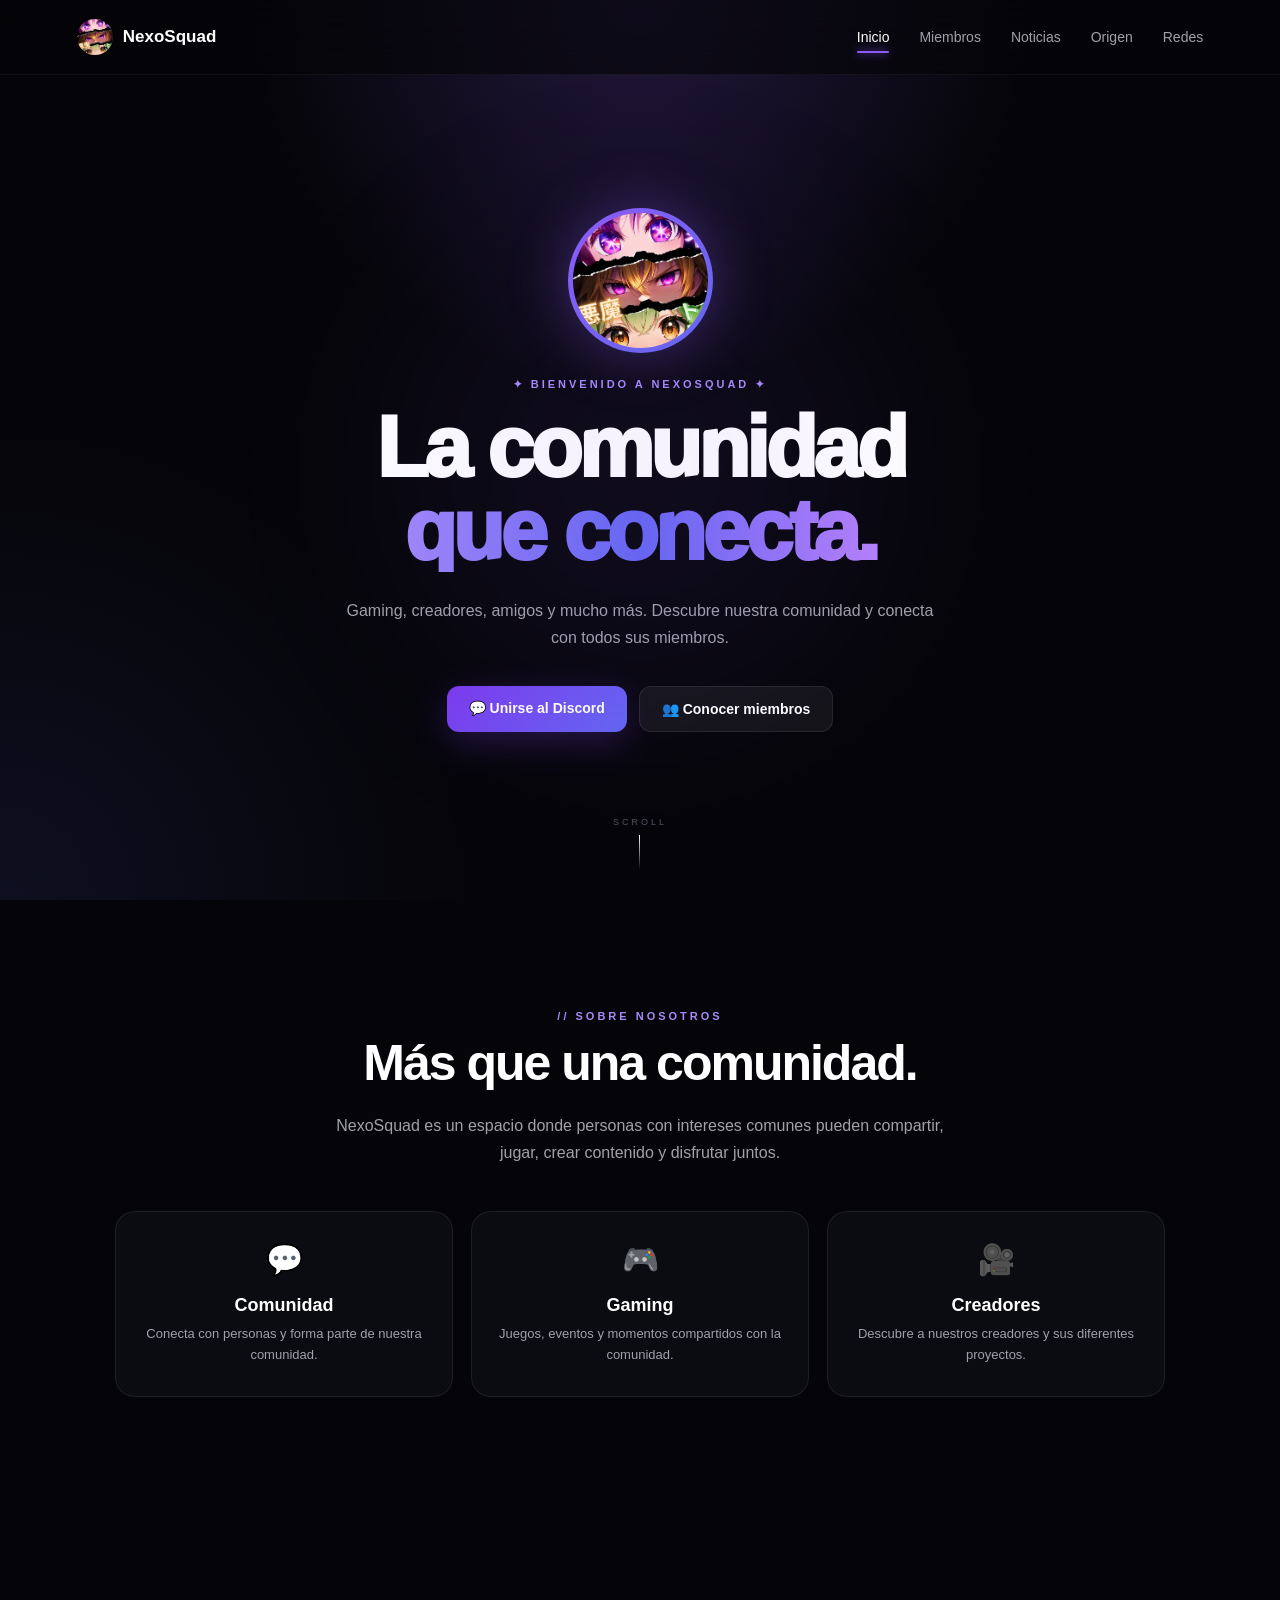
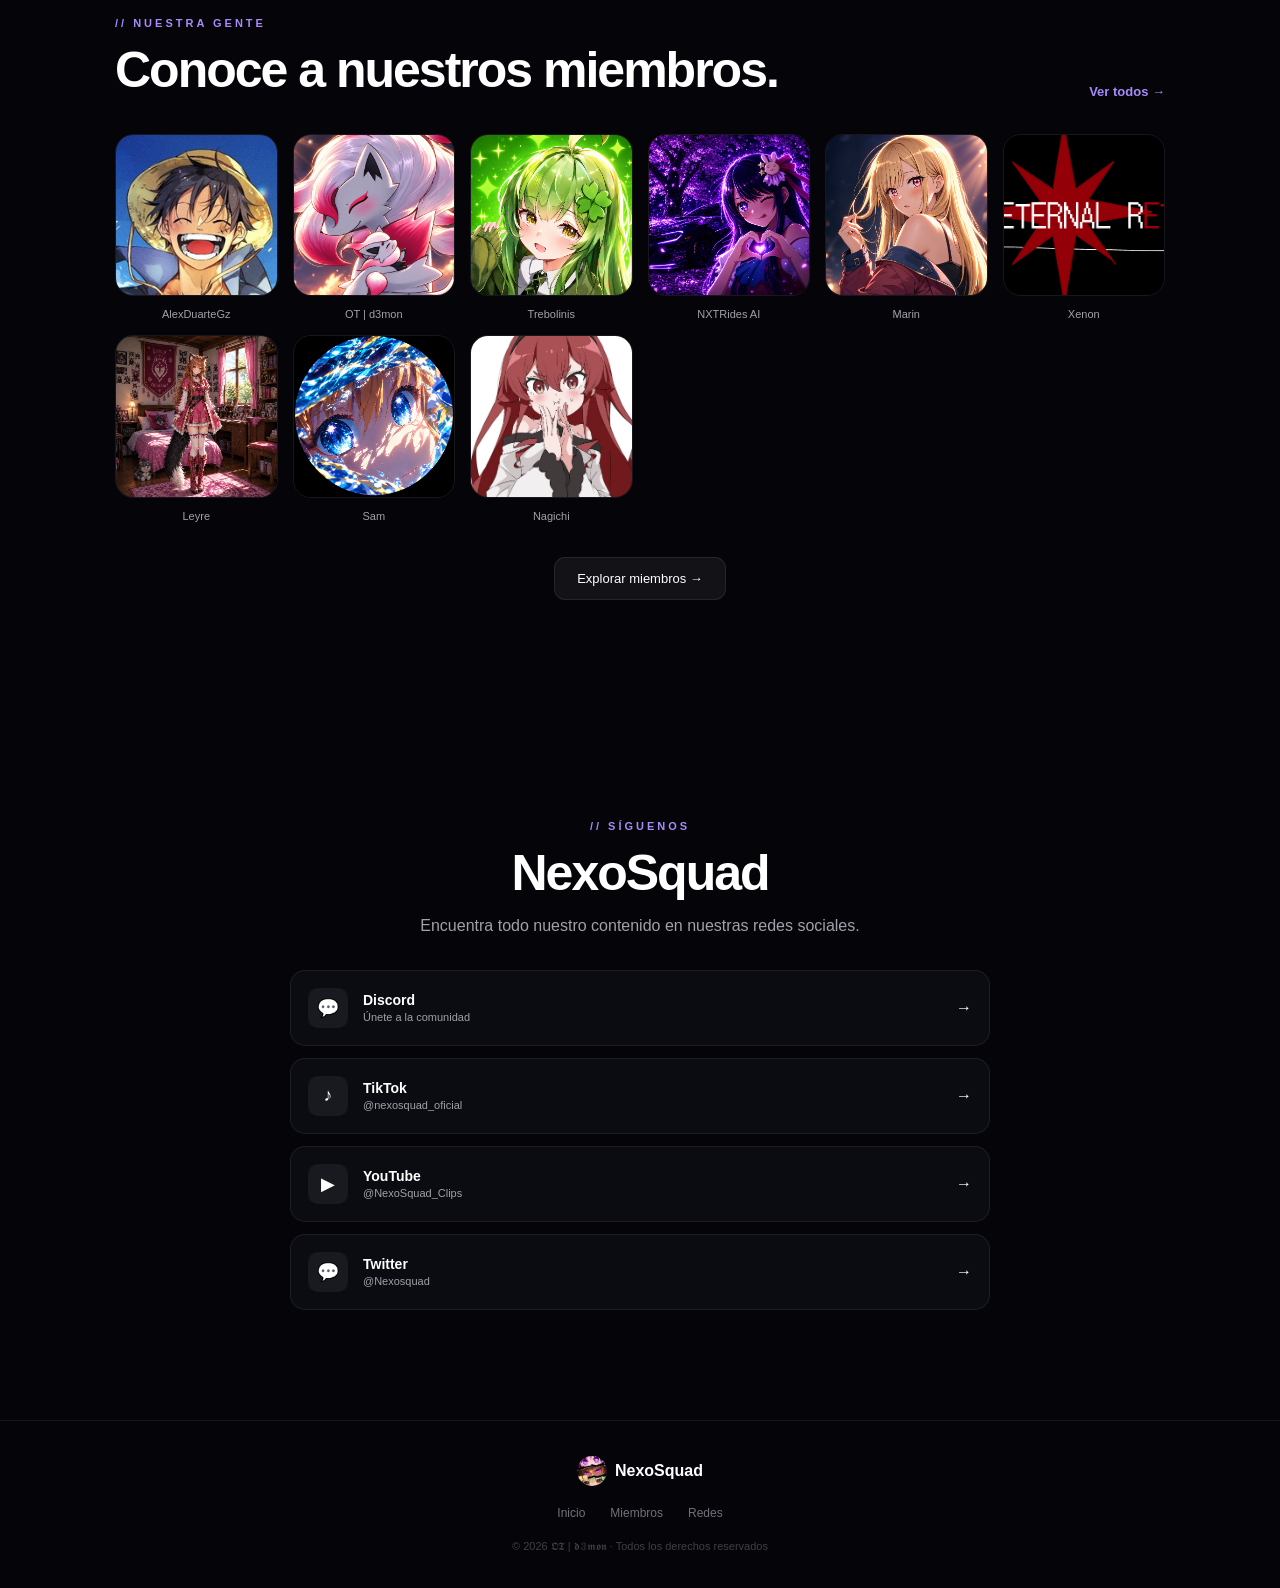
<file: index.html>
<!DOCTYPE html>
<html lang="es">

<head>

    <meta charset="UTF-8">

    <meta name="viewport"
          content="width=device-width, initial-scale=1.0">

    <title>NexoSquad | Comunidad</title>

    <meta name="description"
          content="Bienvenido a NexoSquad, nuestra comunidad gaming y social.">

    <link rel="icon"
          type="image/png"
          href="assets/favicon.png">

    <meta name="theme-color"
          content="#050509">

    <link rel="stylesheet"
          href="home.css">

</head>


<body>

    <!-- ========================= -->
    <!-- FONDO -->
    <!-- ========================= -->

    <div class="background"></div>

    <div class="grid"></div>


    <!-- ========================= -->
    <!-- NAV-->
    <!-- ========================= -->

    <nav class="navbar">

        <a href="index.html"
           class="nav-logo">

            <img src="assets/logo.png"
                 alt="NexoSquad">

            <span>NexoSquad</span>

        </a>


        <div class="nav-links">

            <a href="index.html"
               class="active">
                Inicio
            </a>

            <a href="members.html">
                Miembros
            </a>
            
            <a href="news.html">
                Noticias
            </a>
            
            <a href="origin.html">
                Origen
            </a>

            <a href="#socials">
                Redes
            </a>

        </div>

    </nav>



    <!-- ========================= -->
    <!-- HERO -->
    <!-- ========================= -->

    <main>

        <section class="hero">

            <div class="hero-glow"></div>


            <div class="hero-logo">

                <img src="assets/logo.png"
                     alt="NexoSquad">

            </div>


            <p class="tag">
                ✦ BIENVENIDO A NEXOSQUAD ✦
            </p>


            <h1>
                La comunidad
                <span>que conecta.</span>
            </h1>


            <p class="hero-description">

                Gaming, creadores, amigos y mucho más.
                Descubre nuestra comunidad y conecta
                con todos sus miembros.

            </p>


            <div class="hero-buttons">

                <a href="https://discord.gg/uZgqGde9xX"
                   target="_blank"
                   rel="noopener noreferrer"
                   class="btn primary">

                    💬
                    Unirse al Discord

                </a>


                <a href="members.html"
                   class="btn secondary">

                    👥
                    Conocer miembros

                </a>

            </div>


            <div class="scroll">

                <span>SCROLL</span>

                <div class="scroll-line"></div>

            </div>

        </section>



        <!-- ========================= -->
        <!-- SOBRE NEXOSQUAD -->
        <!-- ========================= -->

        <section class="about">

            <p class="section-tag">
                // SOBRE NOSOTROS
            </p>

            <h2>
                Más que una comunidad.
            </h2>

            <p class="section-description">

                NexoSquad es un espacio donde personas
                con intereses comunes pueden compartir,
                jugar, crear contenido y disfrutar juntos.

            </p>


            <div class="features">


                <article class="feature">

                    <div class="feature-icon">
                        💬
                    </div>

                    <h3>
                        Comunidad
                    </h3>

                    <p>
                        Conecta con personas y forma parte
                        de nuestra comunidad.
                    </p>

                </article>



                <article class="feature">

                    <div class="feature-icon">
                        🎮
                    </div>

                    <h3>
                        Gaming
                    </h3>

                    <p>
                        Juegos, eventos y momentos
                        compartidos con la comunidad.
                    </p>

                </article>



                <article class="feature">

                    <div class="feature-icon">
                        🎥
                    </div>

                    <h3>
                        Creadores
                    </h3>

                    <p>
                        Descubre a nuestros creadores
                        y sus diferentes proyectos.
                    </p>

                </article>

            </div>

        </section>



        <!-- ========================= -->
        <!-- MIEMBROS -->
        <!-- ========================= -->

        <section class="members-preview">

            <div class="section-header">

                <div>

                    <p class="section-tag">
                        // NUESTRA GENTE
                    </p>

                    <h2>
                        Conoce a nuestros miembros.
                    </h2>

                </div>


                <a href="members.html"
                   class="view-all">

                    Ver todos →
                    
                </a>

            </div>


            <div class="member-avatars">


                <div class="mini-member">

                    <img src="assets/members/alexduartegz.png"
                         alt="AlexDuarteGz">

                    <span>
                        AlexDuarteGz
                    </span>

                </div>
                
                <div class="mini-member">

                    <img src="assets/members/d3mon.png"
                         alt="OT | d3mon">

                    <span>
                        OT | d3mon
                    </span>

                </div>
                
                <div class="mini-member">

                    <img src="assets/members/trebolinis.png"
                         alt="Trebolinis">

                    <span>
                        Trebolinis
                    </span>

                </div>

                
                <div class="mini-member">

                    <img src="assets/members/nxtridesai.png"
                         alt="NXTRides AI">

                    <span>
                        NXTRides AI
                    </span>

                </div>

                <div class="mini-member">

                    <img src="assets/members/marin.png"
                         alt="Marin">

                    <span>
                        Marin
                    </span>

                </div>     

                <div class="mini-member">

                    <img src="assets/members/xenon.png"
                         alt="Xenon">

                    <span>
                        Xenon
                    </span>

                </div>


                <div class="mini-member">

                    <img src="assets/members/leyre.png"
                         alt="Leyre">

                    <span>
                        Leyre
                    </span>

                </div>

                <div class="mini-member">

                    <img src="assets/members/sam.png"
                         alt="Sam">

                    <span>
                        Sam
                    </span>

                </div>

                <div class="mini-member">

                    <img src="assets/members/nagichirap.png"
                         alt="Nagichi">

                    <span>
                        Nagichi
                    </span>

                </div>

            </div>


            <a href="members.html"
               class="members-button">

                Explorar miembros

                <span>→</span>

            </a>

        </section>



        <!-- ========================= -->
        <!-- REDES -->
        <!-- ========================= -->

        <section class="social-section"
                 id="socials">

            <p class="section-tag">
                // SÍGUENOS
            </p>

            <h2>
                NexoSquad
            </h2>

            <p>
                Encuentra todo nuestro contenido
                en nuestras redes sociales.
            </p>


            <div class="social-buttons">


                <a href="https://discord.gg/uZgqGde9xX"
                   target="_blank"
                   rel="noopener noreferrer">

                    <span>💬</span>

                    <div>
                        <strong>Discord</strong>
                        <small>Únete a la comunidad</small>
                    </div>

                    →
                    
                </a>



                <a href="https://www.tiktok.com/@nexosquad_oficial"
                   target="_blank"
                   rel="noopener noreferrer">

                    <span>♪</span>

                    <div>
                        <strong>TikTok</strong>
                        <small>@nexosquad_oficial</small>
                    </div>

                    →

                </a>



                <a href="https://www.youtube.com/@NexoSquad_Clips"
                   target="_blank"
                   rel="noopener noreferrer">

                    <span>▶</span>

                    <div>
                        <strong>YouTube</strong>
                        <small>@NexoSquad_Clips</small>
                    </div>

                    →

                </a>

                <a href="https://x.com/nexosquad_26"
                   target="_blank"
                   rel="noopener noreferrer">

                    <span>💬</span>

                    <div>
                        <strong>Twitter</strong>
                        <small>@Nexosquad</small>
                    </div>

                    →

                </a>

            </div>

        </section>

    </main>



    <!-- ========================= -->
    <!-- FOOTER -->
    <!-- ========================= -->

    <footer>

        <div class="footer-logo">

            <img src="assets/logo.png"
                 alt="NexoSquad">

            <strong>NexoSquad</strong>

        </div>


        <div class="footer-links">

            <a href="index.html">
                Inicio
            </a>

            <a href="members.html">
                Miembros
            </a>

            <a href="#socials">
                Redes
            </a>

        </div>


        <p>
            © 2026 𝕺𝕿 | 𝖉𝟛𝖒𝖔𝖓 · Todos los derechos reservados
        </p>

    </footer>


</body>
</html>
</file>
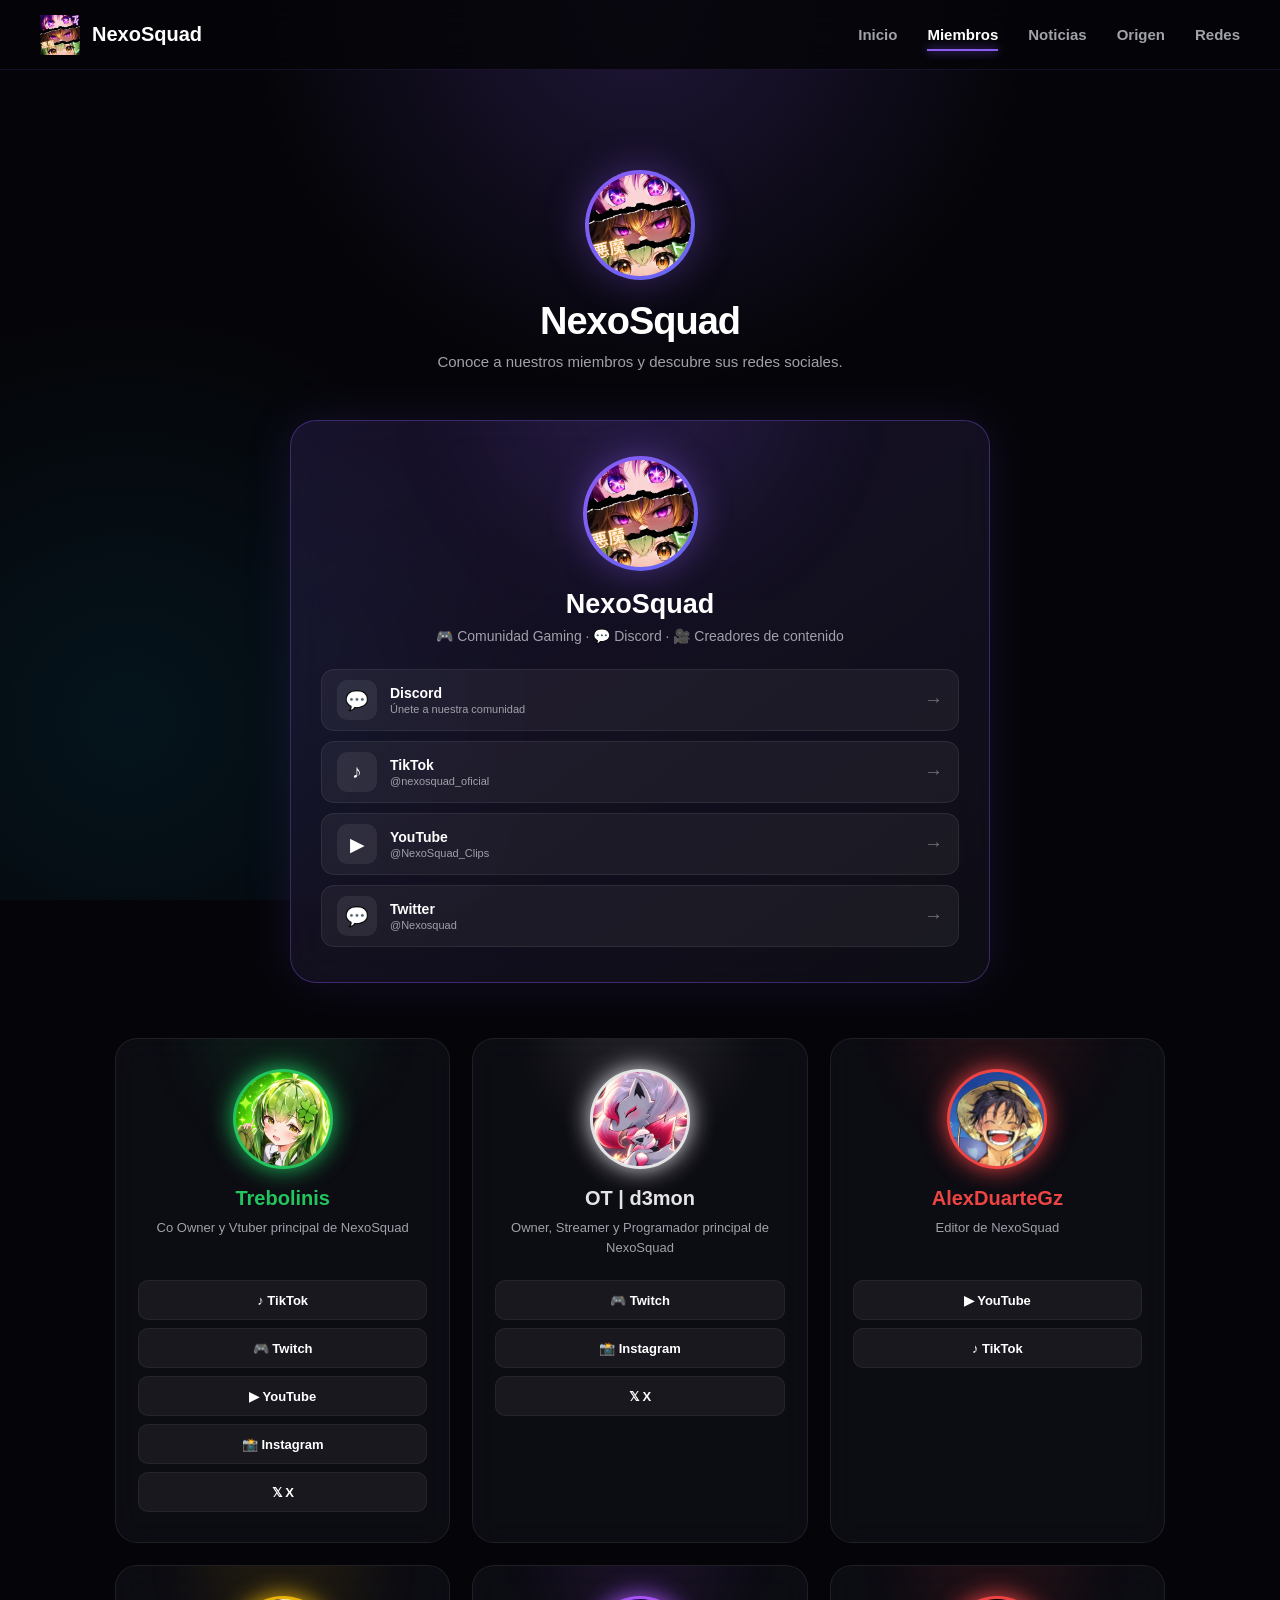
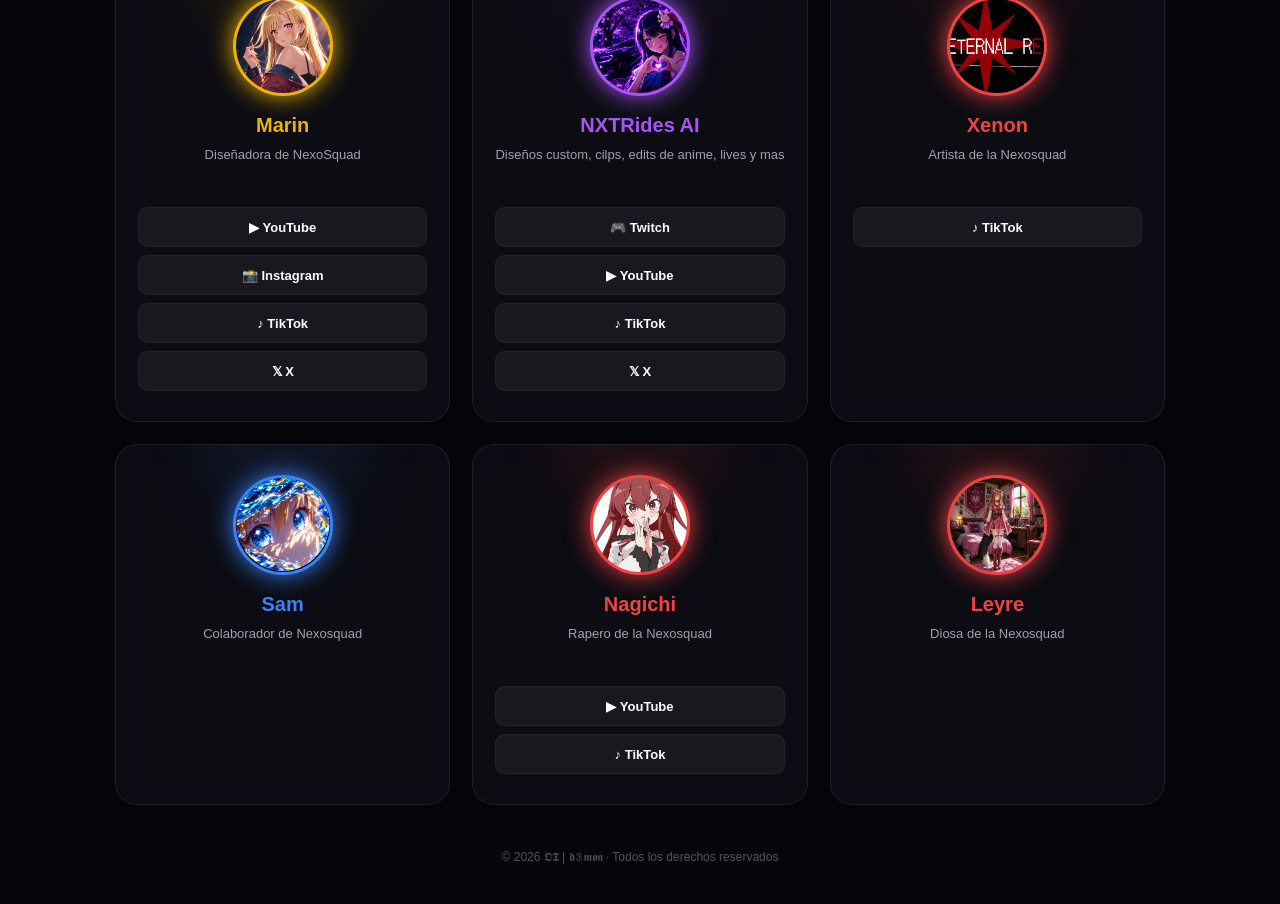
<file: members.html>
<!DOCTYPE html>
<html lang="es">
<head>
    <meta charset="UTF-8">
    <meta name="viewport" content="width=device-width, initial-scale=1.0">

    <title>NexoSquad | Miembros</title>
        <link rel="icon"
          type="image/png"
          href="assets/favicon.png">

        <link rel="apple-touch-icon" 
              href="assets/favicon.png">
      
        <meta name="theme-color" 
              content="#08080d">

    <meta name="description"
          content="Conoce a los miembros de NexoSquad y descubre sus redes sociales.">

    <link rel="stylesheet" href="style.css">
</head>

<body>
    <nav class="navbar">
    <a href="index.html" class="nav-logo">
        <img src="assets/logo.png" alt="NexoSquad">
        <span>NexoSquad</span>
    </a>

    <div class="nav-links">
        <a href="index.html">Inicio</a>
        <a href="members.html" class="active">Miembros</a>
        <a href="news.html">Noticias</a>
        <a href="origin.html">Origen</a>
        <a href="index.html#socials">Redes</a>
    </div>
    </nav>

     <div class="background"></div>

    <main class="container">

        <!-- HEADER -->
        <header class="header">

            <div class="logo">
                <img src="assets/logo.png" alt="NexoSquad">
            </div>

            <h1>NexoSquad</h1>

            <p>
                Conoce a nuestros miembros y descubre sus redes sociales.
            </p>

        </header>
<!-- ========================= -->
<!-- NEXOSQUAD -->
<!-- ========================= -->

<article class="community-card">

    <div class="community-logo">
        <img src="assets/logo.png" alt="NexoSquad">
    </div>

    <h2>NexoSquad</h2>

    <p class="community-description">
        🎮 Comunidad Gaming · 💬 Discord · 🎥 Creadores de contenido
    </p>

    <div class="community-socials">

        <!-- DISCORD -->
        <a href="https://discord.gg/uZgqGde9xX"
           target="_blank"
           rel="noopener noreferrer"
           class="community-link discord-link">

            <span class="community-icon">💬</span>

            <span>
                <strong>Discord</strong>
                <small>Únete a nuestra comunidad</small>
            </span>

            <span class="community-arrow">→</span>

        </a>


        <!-- TIKTOK -->
        <a href="https://www.tiktok.com/@nexosquad_oficial"
           target="_blank"
           rel="noopener noreferrer"
           class="community-link tiktok-link">

            <span class="community-icon">♪</span>

            <span>
                <strong>TikTok</strong>
                <small>@nexosquad_oficial</small>
            </span>

            <span class="community-arrow">→</span>

        </a>


        <!-- YOUTUBE -->
        <a href="https://www.youtube.com/@NexoSquad_Clips"
           target="_blank"
           rel="noopener noreferrer"
           class="community-link youtube-link">

            <span class="community-icon">▶</span>

            <span>
                <strong>YouTube</strong>
                <small>@NexoSquad_Clips</small>
            </span>

            <span class="community-arrow">→</span>

        </a>

         <a href="https://x.com/nexosquad_26"
           target="_blank"
           rel="noopener noreferrer"
           class="community-link x-link">

            <span class="community-icon">💬</span>

            <span>
                <strong>Twitter</strong>
                <small>@Nexosquad</small>
            </span>

            <span class="community-arrow">→</span>

        </a>


    </div>

</article>



        <!-- MIEMBROS -->
        <section class="members">
           
            <!-- ========================= -->
            <!-- Trebolinis -->
            <!-- ========================= -->

            <article class="member-card effect-green">

                <div class="avatar">
                    <img src="assets/members/trebolinis.png"
                         alt="Trebolinis">
                </div>

                <h2>Trebolinis</h2>

                <p class="description">
                    Co Owner y Vtuber principal de NexoSquad
                </p>

                <div class="socials">
                    <a href="https://www.tiktok.com/@trebolinis" target="_blank" class="social tiktok">
                        ♪ TikTok
                    </a>
                    <a href="https://www.twitch.tv/trebolinis" target="_blank" class="social twitch">
                        🎮 Twitch
                    </a>

                    <a href="https://www.youtube.com/@Trebolinis" target="_blank" class="social youtube">
                        ▶ YouTube
                    </a>

                    <a href="https://www.instagram.com/trebolinis124/" target="_blank" class="social instagram">
                        📸 Instagram
                    </a>
                    <a href="https://x.com/trebolinis" target="_blank" rel="noopener noreferrer" class="social x">
                        𝕏 X 
                    </a>

                </div>

            </article>


            <!-- ========================= -->
            <!-- OT | d3mon -->
            <!-- ========================= -->

            <article class="member-card effect-white">

                <div class="avatar">
                    <img src="assets/members/d3mon.png"
                         alt="OT | d3mon">
                </div>

                <h2>OT | d3mon</h2>

                <p class="description">
                    Owner, Streamer y Programador principal de NexoSquad
                </p>

                <div class="socials">

                    <a href="https://www.twitch.tv/zdemonssrose" target="_blank" class="social twitch">
                        🎮 Twitch
                    </a>

                    <a href="https://www.instagram.com/otd3mon/" target="_blank" class="social instagram">
                        📸 Instagram
                    </a>
                    
                    <a href="https://x.com/zDemonSSRose" target="_blank" rel="noopener noreferrer" class="social x">
                        𝕏 X 
                    </a>
                </div>

            </article>

            <!-- ========================= -->
            <!-- AlexDuarteGz -->
            <!-- ========================= -->

            <article class="member-card effect-red">

                <div class="avatar">
                    <img src="assets/members/alexduartegz.png"
                         alt="AlexDuarteGz">
                </div>

                <h2>AlexDuarteGz</h2>

                <p class="description">
                    Editor de NexoSquad
                </p>

                <div class="socials">

                    <a href="https://www.youtube.com/@AlexDuarteGz" target="_blank" class="social youtube">
                        ▶ YouTube
                    </a>

                    <a href="https://www.tiktok.com/@alexduartegz" target="_blank" class="social tiktok">
                        ♪ TikTok
                    </a>

                </div>

            </article>

            <!-- ========================= -->
            <!-- Marin -->
            <!-- ========================= -->

            <article class="member-card effect-yellow">

                <div class="avatar">
                    <img src="assets/members/marin.png"
                         alt="Marin">
                </div>

                <h2>Marin</h2>

                <p class="description">
                    Diseñadora de NexoSquad
                </p>

                <div class="socials">

                    <a href="https://www.youtube.com/@marin_kitagawa2" target="_blank" class="social youtube">
                        ▶ YouTube
                    </a>

                    
                    <a href="https://www.instagram.com/marin0564/" target="_blank" class="social instagram">
                        📸 Instagram
                    </a>

                    <a href="https://www.tiktok.com/@marinkitagawa_05" target="_blank" class="social tiktok">
                        ♪ TikTok
                    </a>

                    <a href="https://x.com/marin05cv" target="_blank" rel="noopener noreferrer" class="social x">
                        𝕏 X 
                    </a>

                </div>

            </article>

            <!-- ========================= -->
            <!-- NXTRides AI -->
            <!-- ========================= -->

            <article class="member-card effect-purple">

                <div class="avatar">
                    <img src="assets/members/nxtridesai.png"
                         alt="NXTRides AI">
                </div>

                <h2>NXTRides AI</h2>

                <p class="description">
                    Diseños custom, cilps, edits de anime, lives y mas
                </p>

                <div class="socials">

                    <a href="https://www.twitch.tv/nxtridesxai" target="_blank" class="social twitch">
                        🎮 Twitch
                    </a>

                    <a href="https://www.youtube.com/@NXTRidesxAi" target="_blank" class="social youtube">
                        ▶ YouTube
                    </a>

                    <a href="https://www.tiktok.com/@nxtrides" target="_blank" class="social tiktok">
                        ♪ TikTok
                    </a>
                    
                    <a href="https://x.com/NXTRidesxAi" target="_blank" rel="noopener noreferrer" class="social x">
                        𝕏 X 
                    </a>

                </div>

            </article>

            <!-- ========================= -->
            <!-- Xenon -->
            <!-- ========================= -->

            <article class="member-card effect-red">

                <div class="avatar">
                    <img src="assets/members/xenon.png"
                         alt="Xenon">
                </div>

                <h2>Xenon</h2>

                <p class="description">
                    Artista de la Nexosquad
                </p>

                <div class="socials">
                    
                    <a href="https://www.tiktok.com/@xenon0149" target="_blank" class="social tiktok">
                        ♪ TikTok
                    </a>
                    
                </div>

            </article>

            <article class="member-card effect-blue">

                <div class="avatar">
                    <img src="assets/members/sam.png"
                         alt="Sam">
                </div>

                <h2>Sam</h2>

                <p class="description">
                    Colaborador de Nexosquad
                </p>

                <div class="socials">
                    
                </div>

            </article>

            <article class="member-card effect-red">

                <div class="avatar">
                    <img src="assets/members/nagichirap.png"
                         alt="Nagichi">
                </div>

                <h2>Nagichi</h2>

                <p class="description">
                    Rapero de la Nexosquad
                </p>

                <div class="socials">
                    
                    <a href="https://www.youtube.com/@nagichi_rap" target="_blank" class="social youtube">
                        ▶ YouTube
                    </a>
                    
                    <a href="https://www.tiktok.com/@nagichi_rap" target="_blank" class="social tiktok">
                        ♪ TikTok
                    </a>
                    
                </div>

            </article>

            

            <article class="member-card effect-red">

                <div class="avatar">
                    <img src="assets/members/leyre.png"
                         alt="Leyre">
                </div>

                <h2>Leyre</h2>

                <p class="description">
                    Diosa de la Nexosquad
                </p>

                <div class="socials">
                    
                    
                </div>

            </article>

        </section>


        <!-- FOOTER -->
        <footer>
            © 2026 𝕺𝕿 | 𝖉𝟛𝖒𝖔𝖓 · Todos los derechos reservados
        </footer>

    </main>
    
<script>

const card = document.querySelector(".community-card");

card.addEventListener("mousemove", (event) => {

    const rect = card.getBoundingClientRect();

    /* Posición del cursor dentro de la tarjeta */

    const x = event.clientX - rect.left;
    const y = event.clientY - rect.top;


    /* Convertir a porcentaje */

    const xPercent = (x / rect.width) * 100;
    const yPercent = (y / rect.height) * 100;


    /* Intensidad de la inclinación */

    const rotateY =
        ((xPercent - 50) / 50) * 8;

    const rotateX =
        ((50 - yPercent) / 50) * 8;


    /* Aplicar rotación */

    card.style.transform = `
        perspective(1000px)
        rotateX(${rotateX}deg)
        rotateY(${rotateY}deg)
        scale(1.02)
    `;


    /* Mover el brillo */

    card.style.setProperty(
        "--mouse-x",
        `${xPercent}%`
    );

    card.style.setProperty(
        "--mouse-y",
        `${yPercent}%`
    );

});


/* Cuando el cursor sale */

card.addEventListener("mouseleave", () => {

    card.style.transform = `
        perspective(1000px)
        rotateX(0deg)
        rotateY(0deg)
        scale(1)
    `;

    card.style.setProperty(
        "--mouse-x",
        "50%"
    );

    card.style.setProperty(
        "--mouse-y",
        "50%"
    );

});

</script>

</body>
</html>
</file>
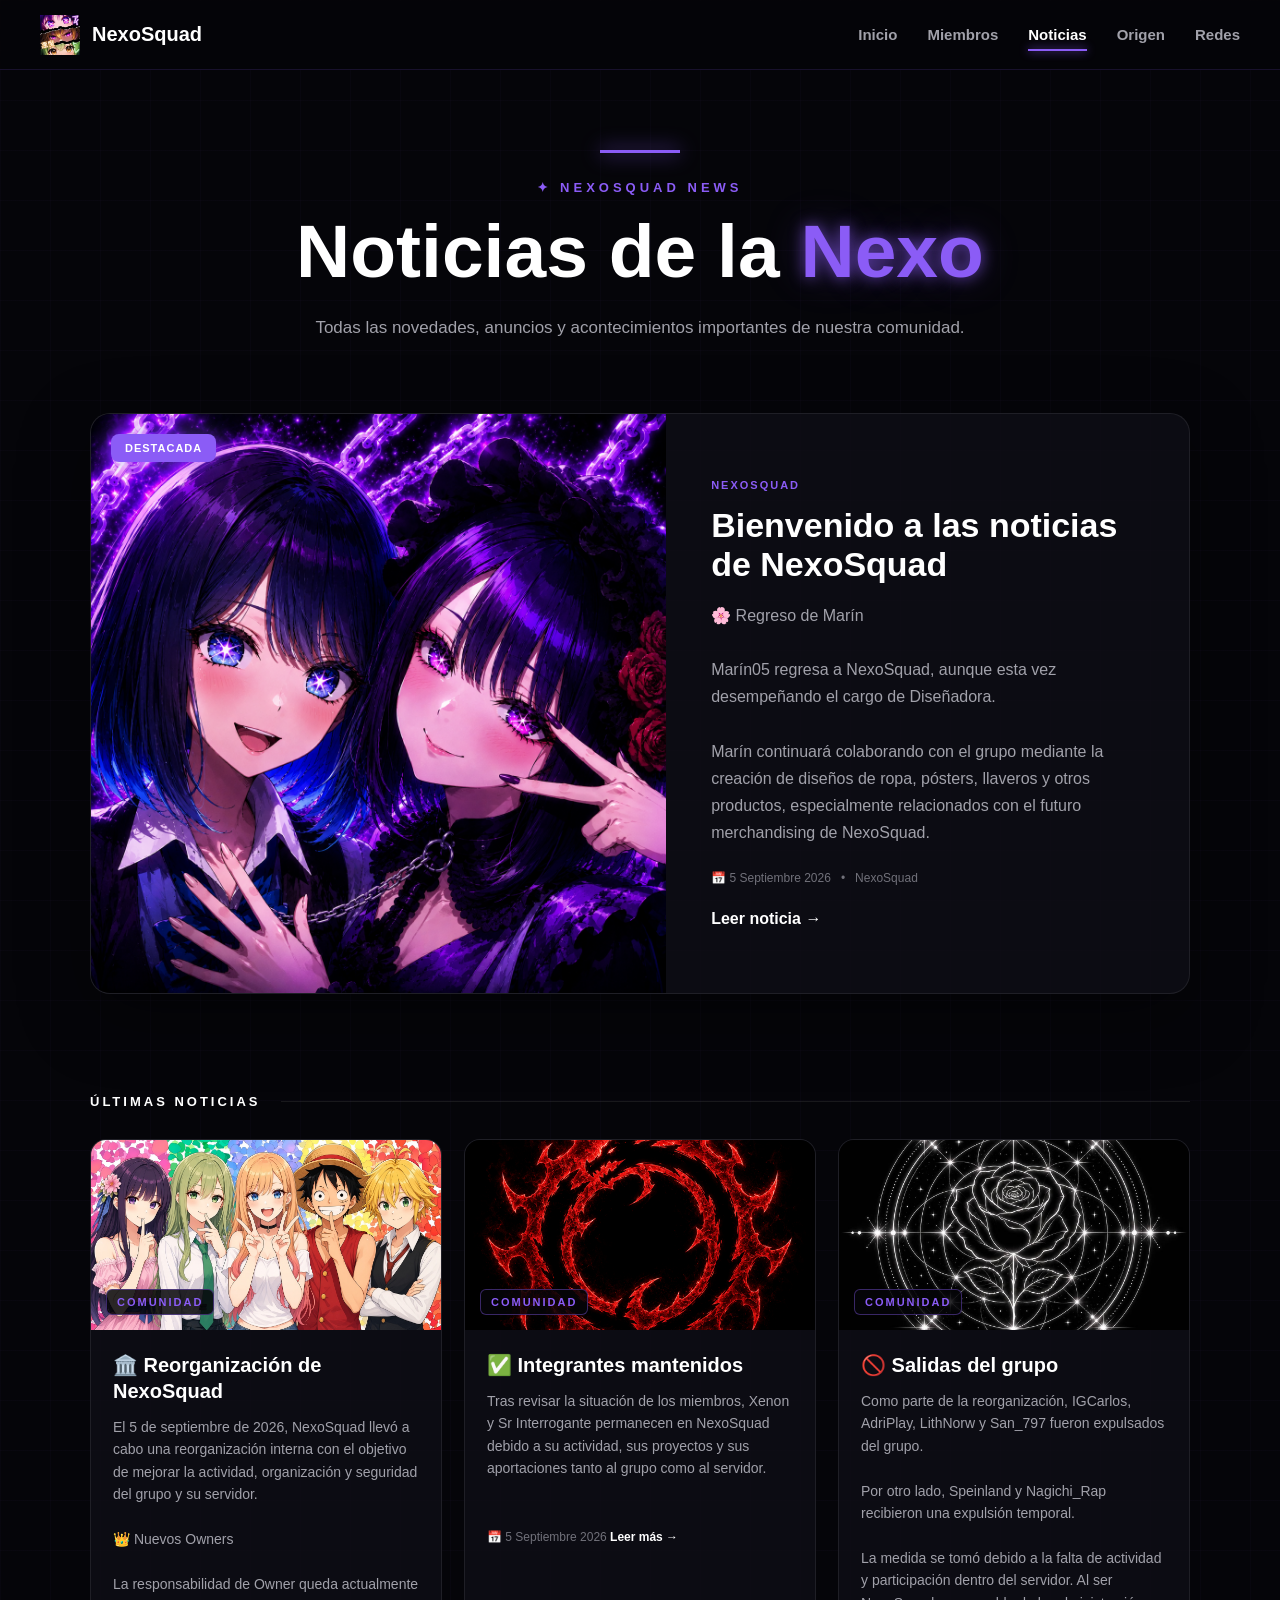
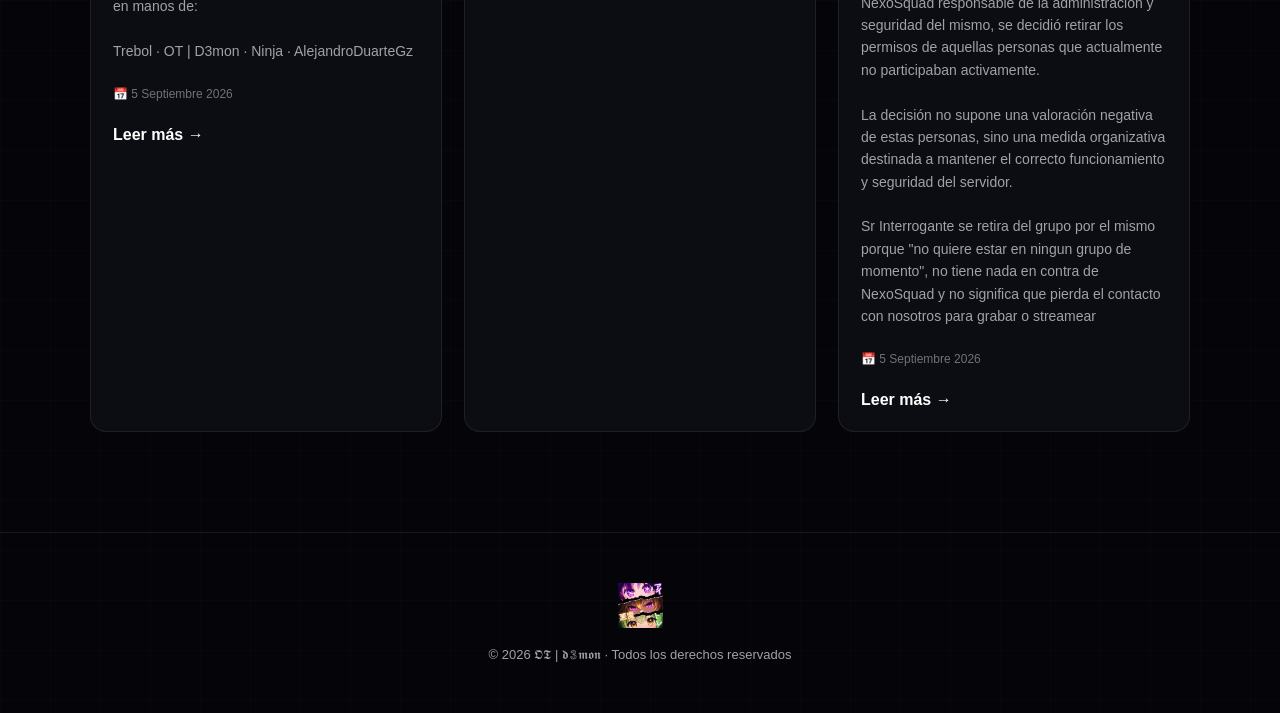
<file: news.html>
<!DOCTYPE html>
<html lang="es">
<head>
    <meta charset="UTF-8">
    <meta name="viewport" content="width=device-width, initial-scale=1.0">

    <title>Noticias | NexoSquad</title>

    <link rel="icon" type="image/png" href="assets/favicon.png">
    <link rel="stylesheet" href="news.css">
</head>

<body>

    <!-- NAVBAR -->
    <nav class="navbar">

        <a href="index.html" class="nav-logo">
            <img src="assets/logo.png" alt="NexoSquad">
            <span>NexoSquad</span>
        </a>

        <div class="nav-links">
            <a href="index.html">Inicio</a>
            <a href="members.html">Miembros</a>
            <a href="news.html" class="active">Noticias</a>
            <a href="origin.html">Origen</a>
            <a href="index.html#socials">Redes</a>
        </div>

    </nav>


    <!-- HEADER DE NOTICIAS -->
    <main>

        <section class="news-header">

            <div class="glitch-line"></div>

            <span class="news-label">✦ NEXOSQUAD NEWS</span>

            <h1>Noticias de la <span>Nexo</span></h1>

            <p>
                Todas las novedades, anuncios y acontecimientos
                importantes de nuestra comunidad.
            </p>

        </section>


        <!-- NOTICIA DESTACADA -->
        <section class="featured-news">

            <article class="featured-card">

                <div class="featured-image">
                    <img src="assets/news/featured.png" alt="Noticia destacada">
                    <div class="featured-badge">DESTACADA</div>
                </div>

                <div class="featured-content">

                    <span class="category">NEXOSQUAD</span>

                    <h2>
                        Bienvenido a las noticias de NexoSquad
                    </h2>

                    <p>
                        🌸 Regreso de Marín 
                        <br>
                        <br>
                        Marín05 regresa a NexoSquad, aunque esta vez desempeñando el cargo de Diseñadora.
                        <br><br>
                        Marín continuará colaborando con el grupo mediante la creación de diseños de ropa, pósters, llaveros y otros productos, especialmente relacionados con el futuro merchandising de NexoSquad.

                    </p>

                    <div class="news-info">
                        <span>📅 5 Septiembre 2026</span>
                        <span>•</span>
                        <span>NexoSquad</span>
                    </div>

                    <a href="#" class="read-more">
                        Leer noticia →
                    </a>

                </div>

            </article>

        </section>


        <!-- NOTICIAS -->
        <section class="news-section">

            <div class="section-title">
                <span>ÚLTIMAS NOTICIAS</span>
                <div></div>
            </div>


            <div class="news-grid">

              <!-- NOTICIA 1 -->
                <article class="news-card">

                    <div class="news-image">
                        <img src="assets/news/news1.png" alt="Noticia">
                        <span class="category">COMUNIDAD</span>
                    </div>

                    <div class="news-content">

                        <h3>
                            🏛️ Reorganización de NexoSquad 
                        </h3>

                        <p>
                            El 5 de septiembre de 2026, NexoSquad llevó a cabo una reorganización interna con el objetivo de mejorar la actividad, organización y seguridad del grupo y su servidor.
                            <br><br>
                            👑 Nuevos Owners
                            <br><br>
                            La responsabilidad de Owner queda actualmente en manos de:
                            <br><br>
                            Trebol · OT | D3mon · Ninja · AlejandroDuarteGz

                        <div class="news-info">
                            <span>📅 5 Septiembre 2026</span>
                        </div>

                        <a href="#" class="read-more">
                            Leer más →
                        </a>

                    </div>

                </article>


                <!-- NOTICIA 2 -->
                <article class="news-card">

                    <div class="news-image">
                        <img src="assets/news/news2.png" alt="Noticia">
                        <span class="category">COMUNIDAD</span>
                    </div>

                    <div class="news-content">

                        <h3>
                            ✅ Integrantes mantenidos
                        </h3>

                        <p>
                            Tras revisar la situación de los miembros, Xenon y Sr Interrogante permanecen en NexoSquad debido a su actividad, sus proyectos y sus aportaciones tanto al grupo como al servidor.
                        </p>

                        <div class="news-info">
                            <span>📅 5 Septiembre 2026

                        <a href="#" class="read-more">
                            Leer más →
                        </a>

                    </div>

                </article>



                <!-- NOTICIA 3 -->
                <article class="news-card">

                    <div class="news-image">
                        <img src="assets/news/news3.png" alt="Noticia">
                        <span class="category">COMUNIDAD</span>
                    </div>
                    <div class="news-content">

                        <h3>
                            🚫 Salidas del grupo
                        </h3>

                        <p>
                            Como parte de la reorganización, IGCarlos, AdriPlay, LithNorw y San_797 fueron expulsados del grupo.
                            <br><br>
                            Por otro lado, Speinland y Nagichi_Rap recibieron una expulsión temporal.
                            <br><br>
                            La medida se tomó debido a la falta de actividad y participación dentro del servidor. Al ser NexoSquad responsable de la administración y seguridad del mismo, se decidió retirar los permisos de aquellas personas que actualmente no participaban activamente.
                            <br><br>
                            La decisión no supone una valoración negativa de estas personas, sino una medida organizativa destinada a mantener el correcto funcionamiento y seguridad del servidor.
                            <br><br>
                            Sr Interrogante se retira del grupo por el mismo porque "no quiere estar en ningun grupo de momento", no tiene nada en contra de NexoSquad y no significa que pierda el contacto con nosotros para grabar o streamear
                        </p>

                        <div class="news-info">
                            <span>📅 5 Septiembre 2026</span>
                        </div>

                        <a href="#" class="read-more">
                            Leer más →
                        </a>

                    </div>

                </article>

            </div>

        </section>

    </main>


    <!-- FOOTER -->
    <footer>

        <img src="assets/logo.png" alt="NexoSquad">

        <p>
            © 2026 𝕺𝕿 | 𝖉𝟛𝖒𝖔𝖓 · Todos los derechos reservados
        </p>

    </footer>

</body>
</html>
</file>
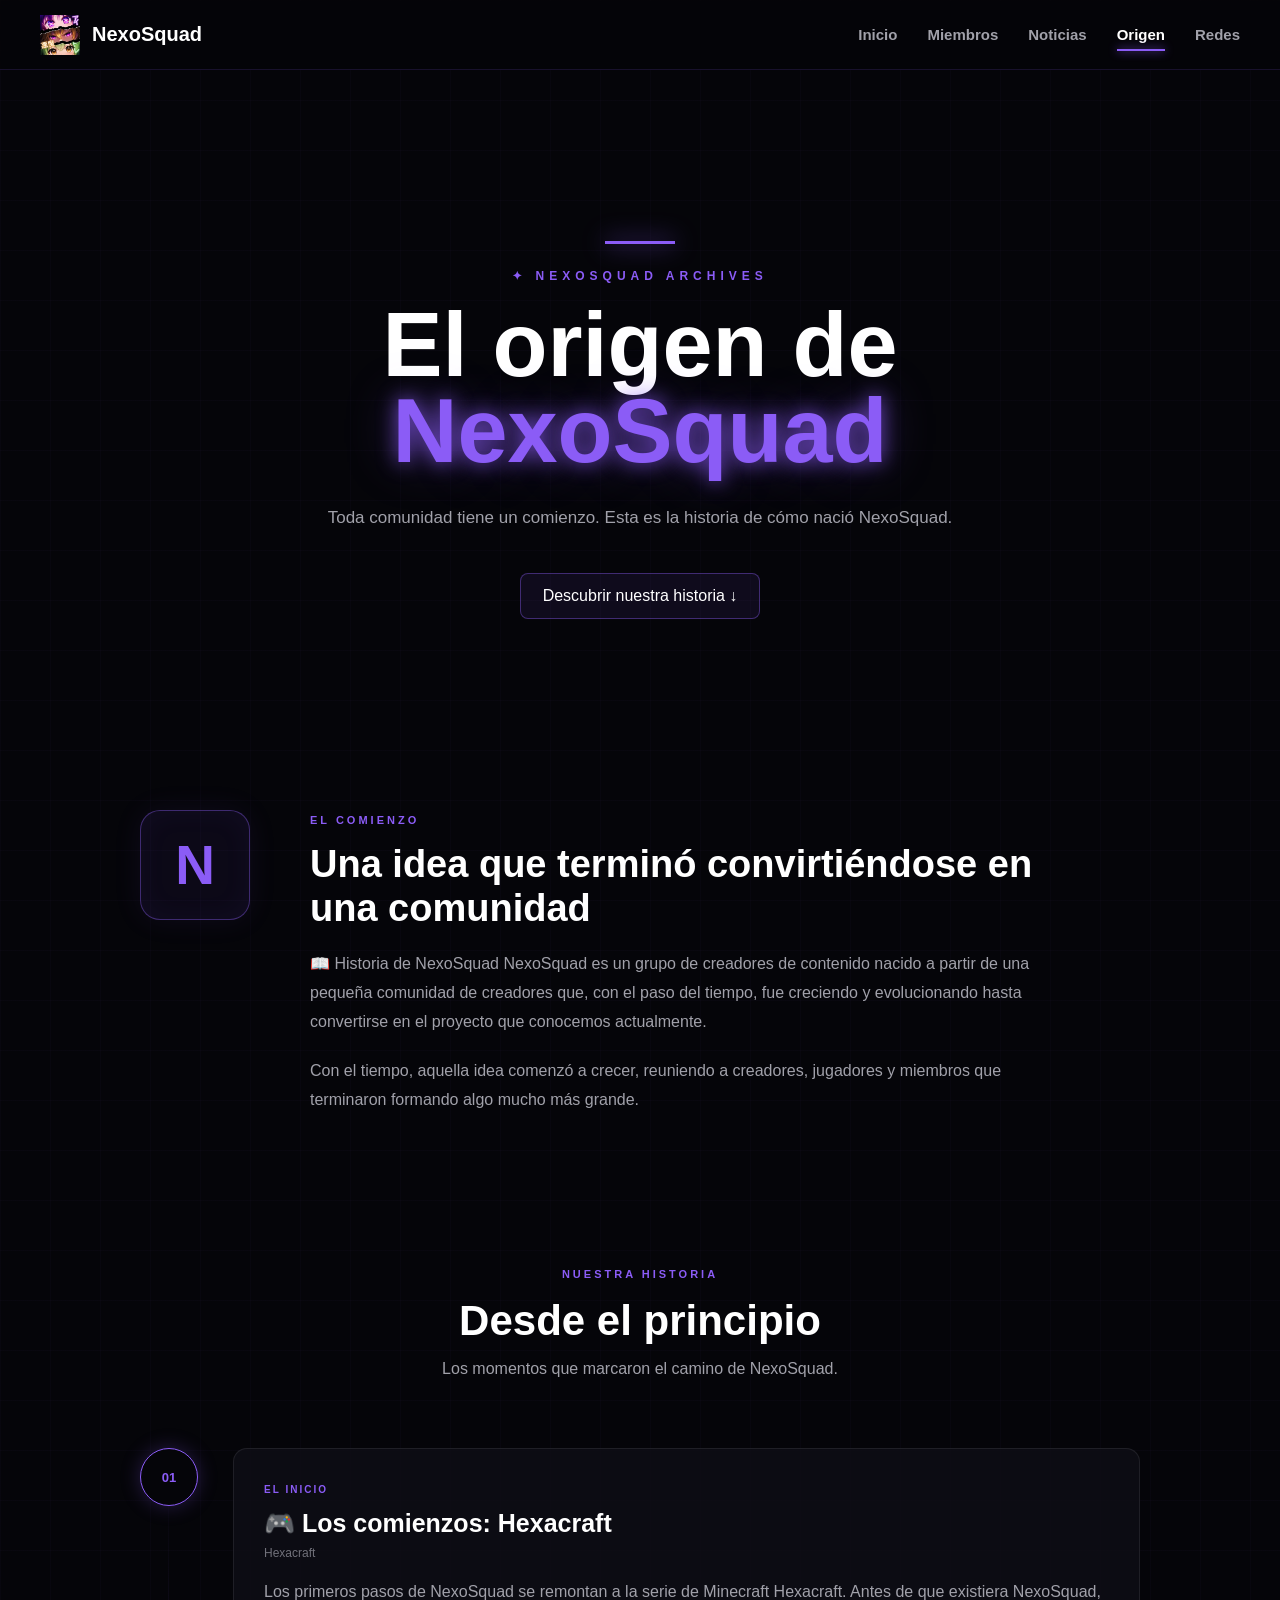
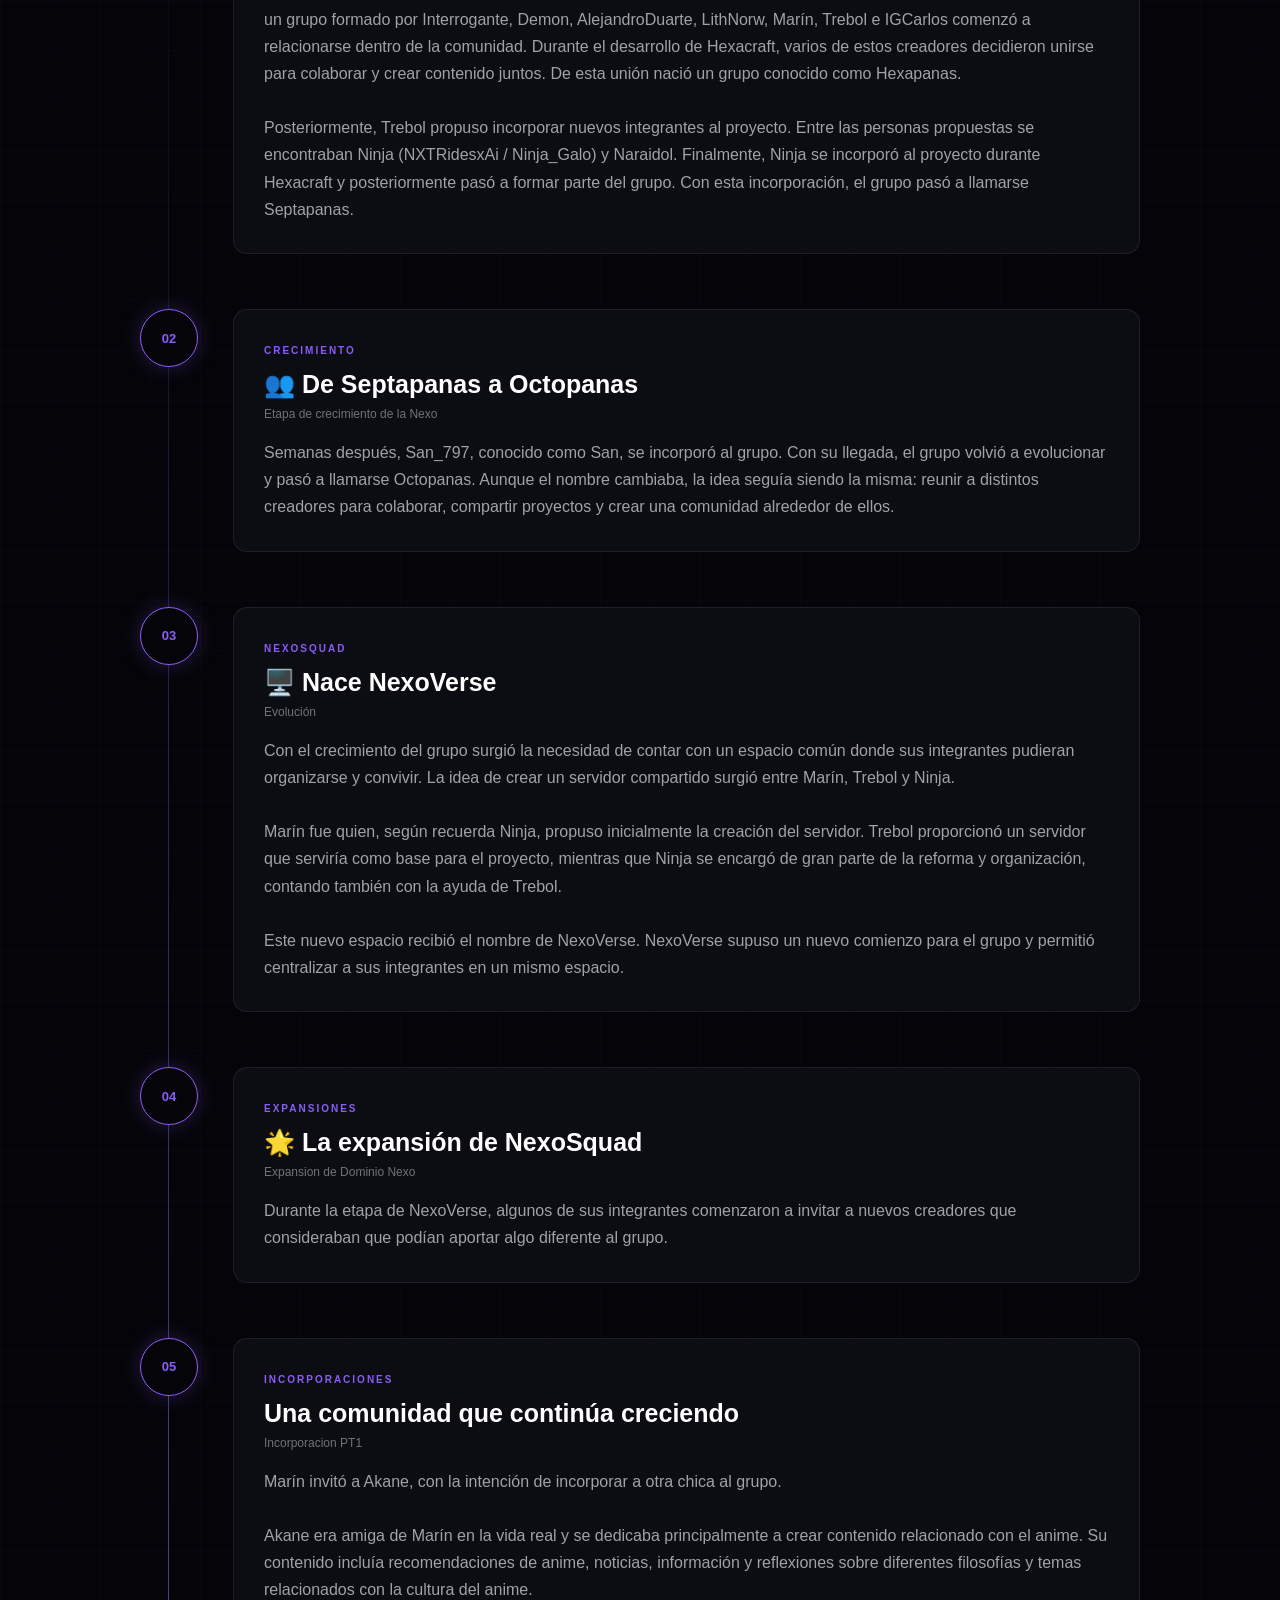
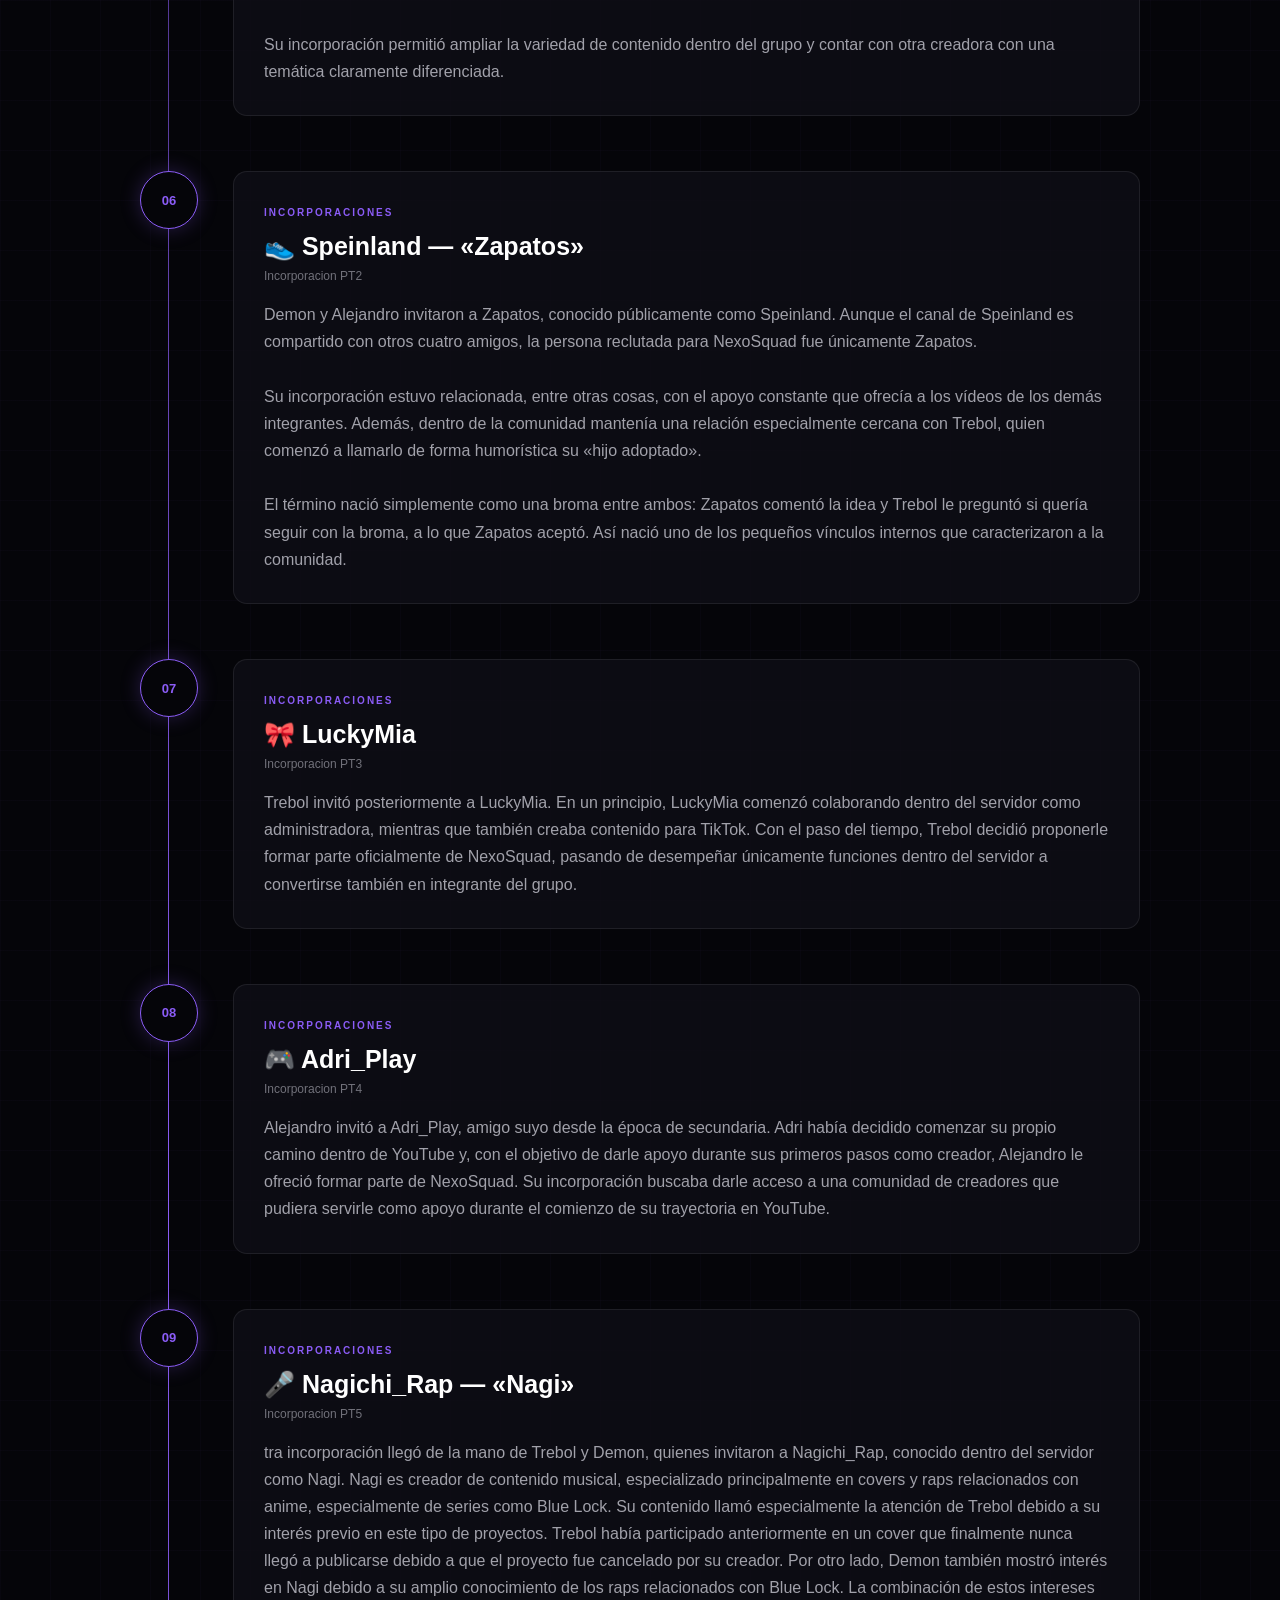
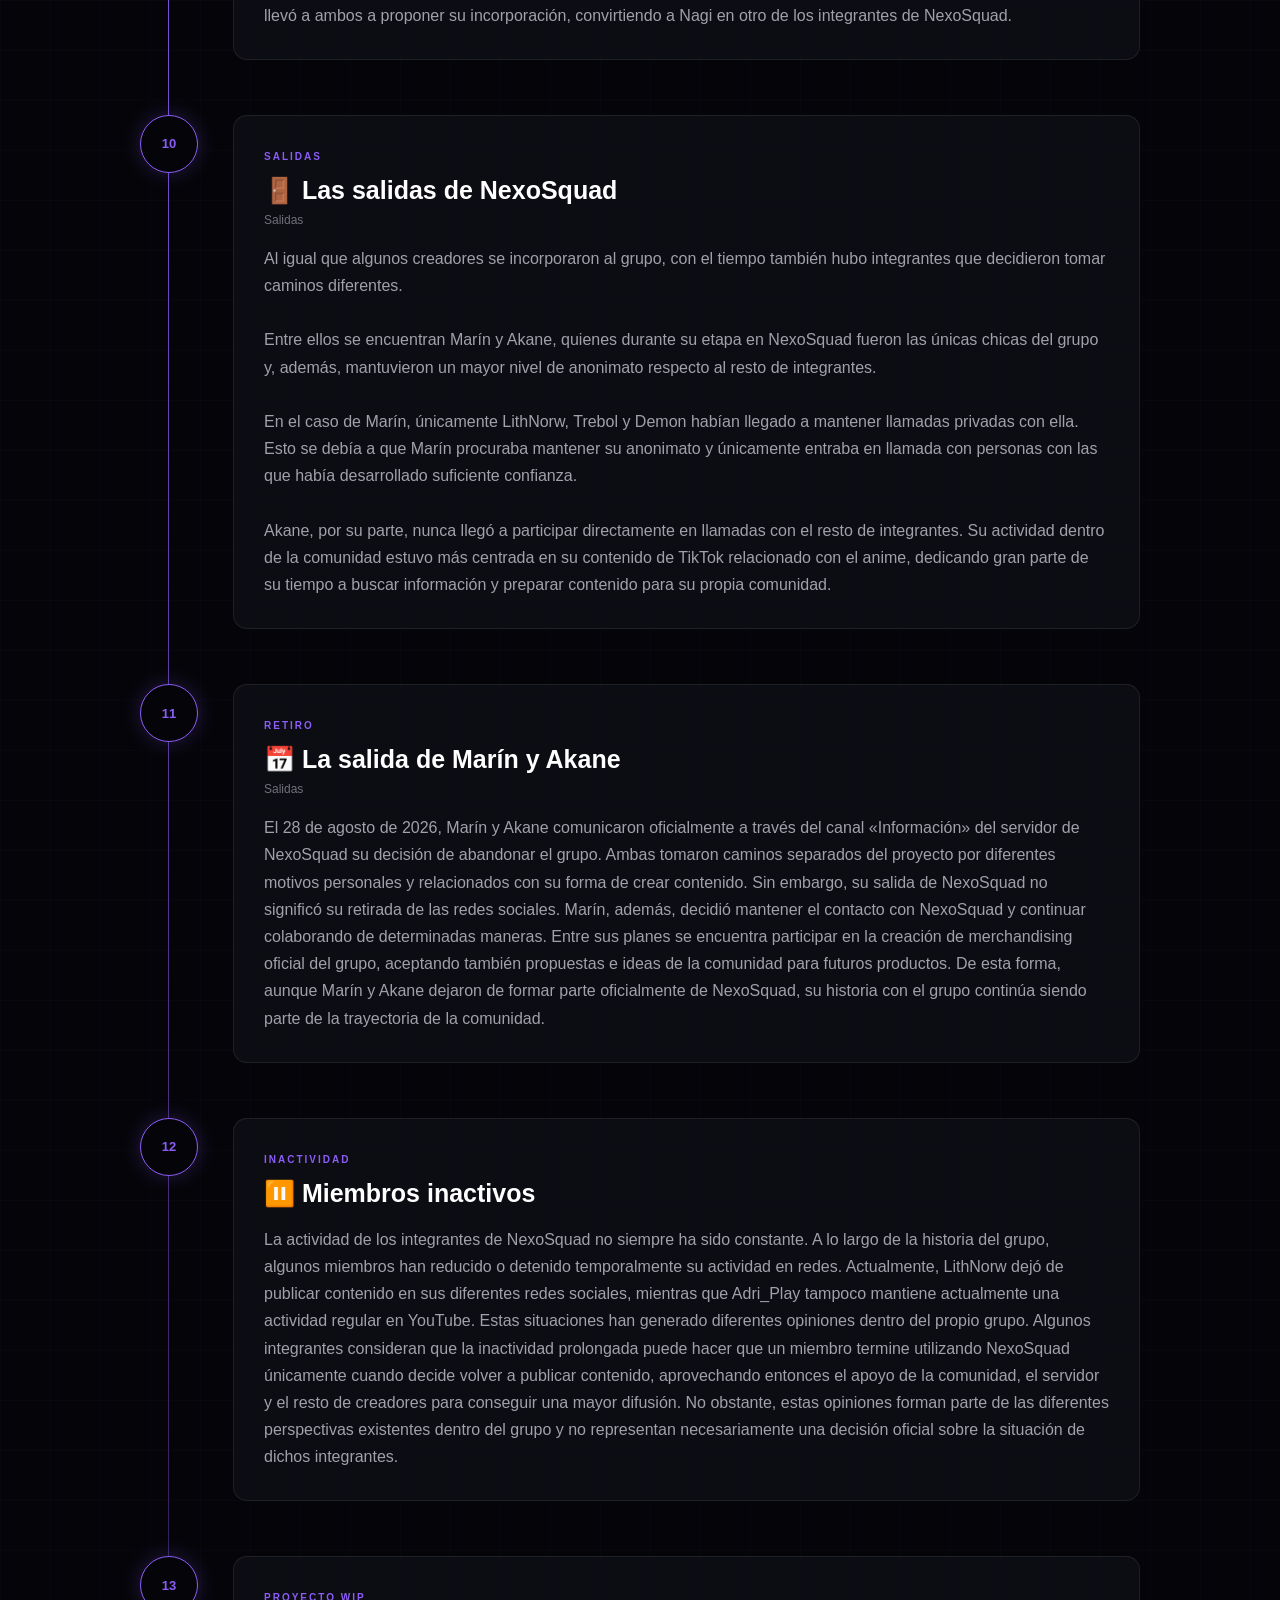
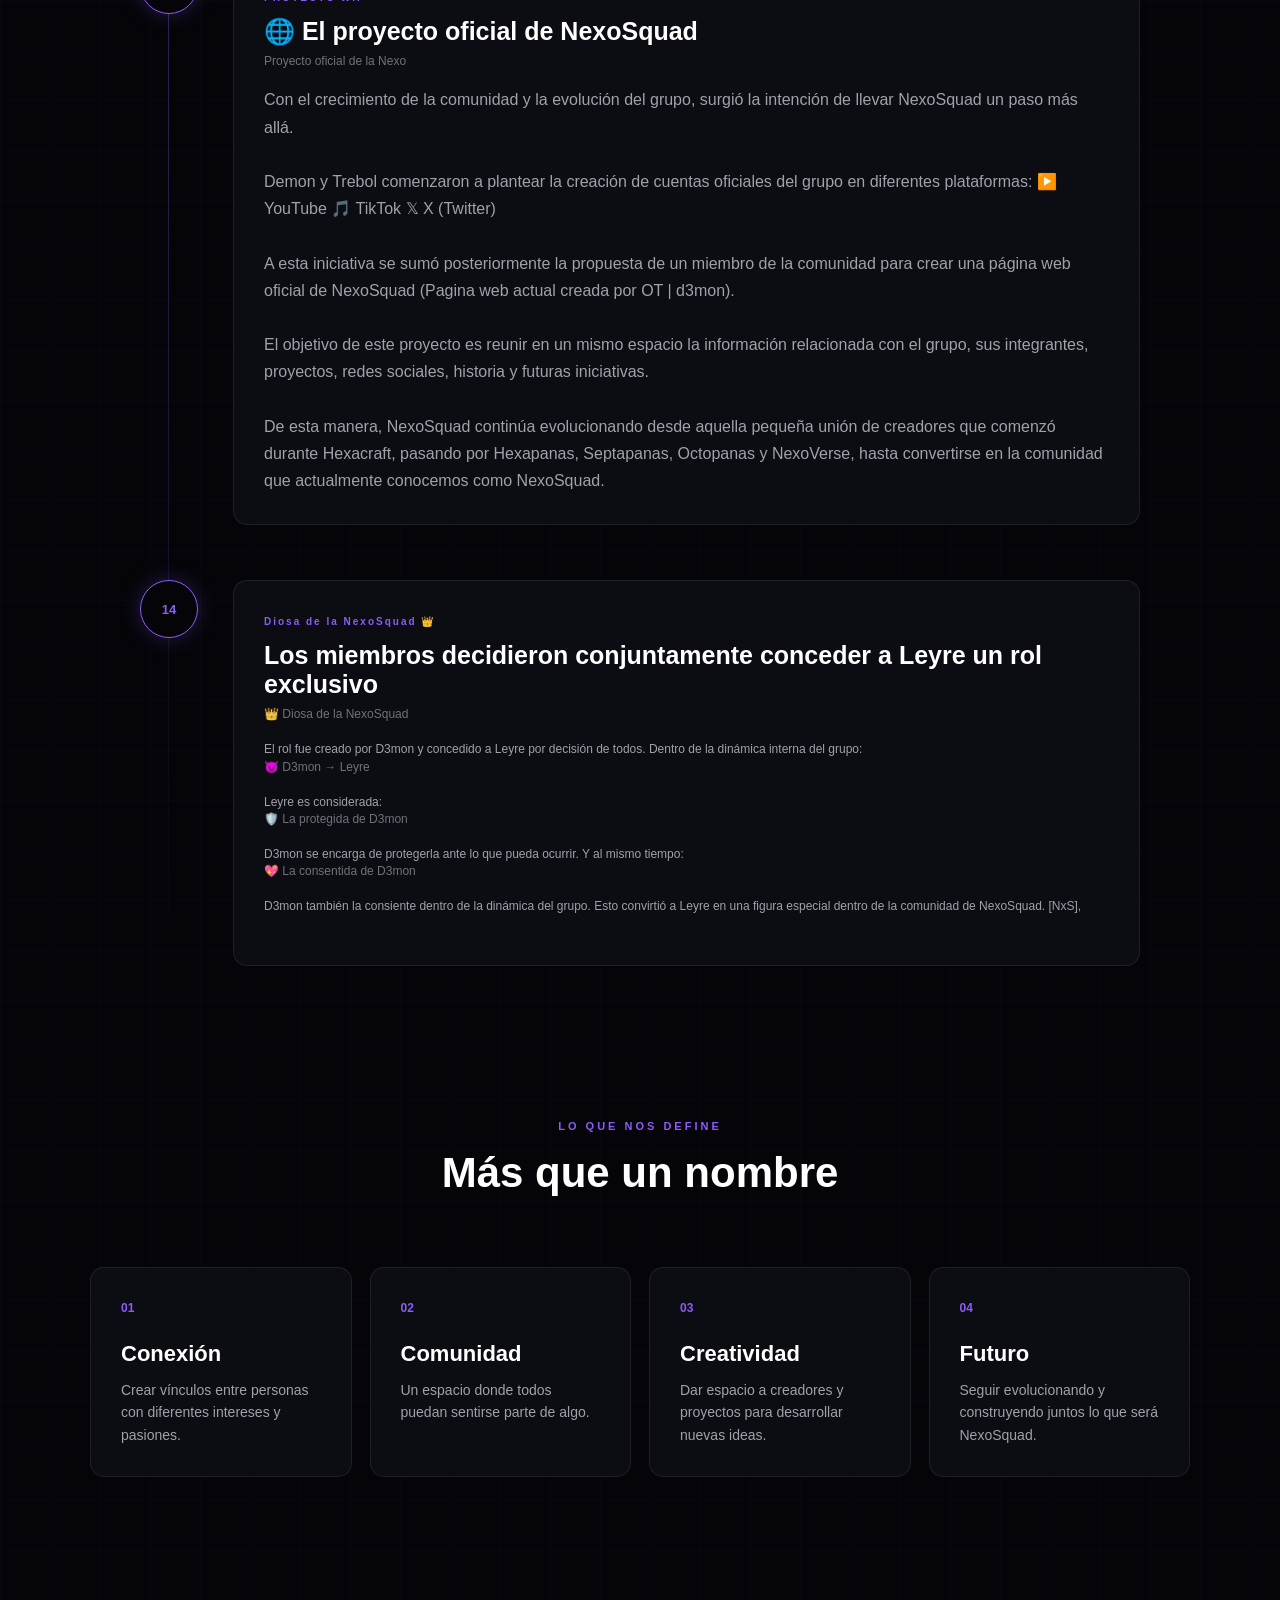
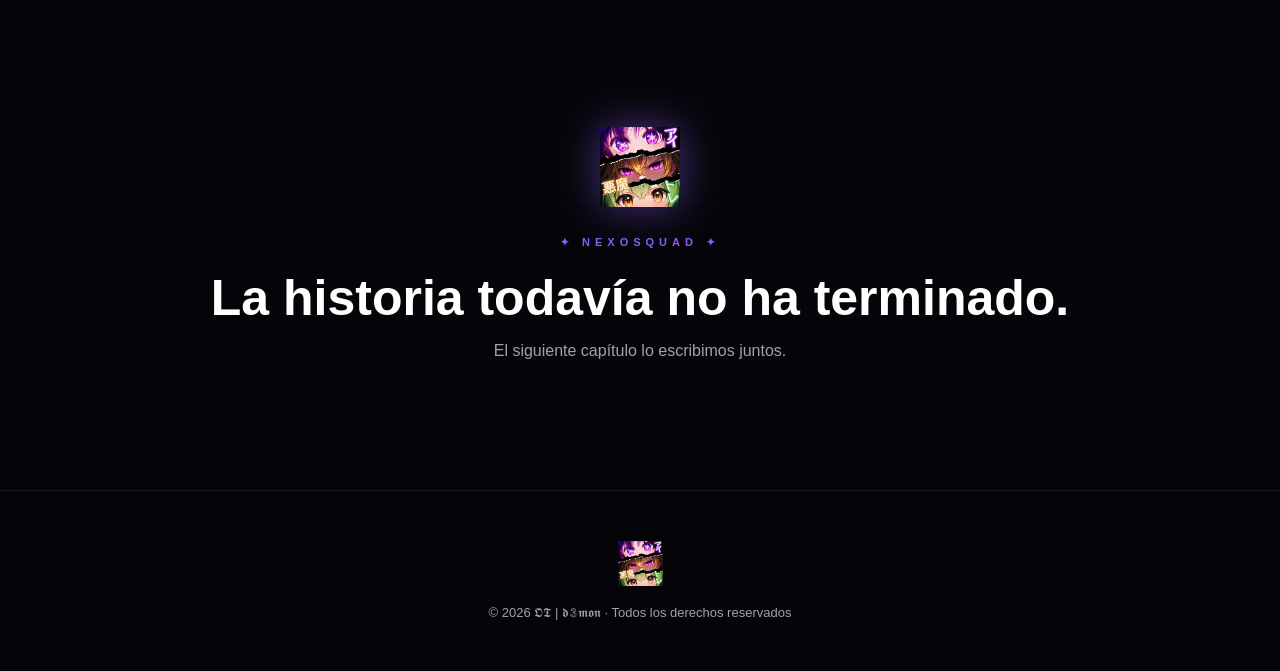
<file: origin.html>
<!DOCTYPE html>
<html lang="es">
<head>
    <meta charset="UTF-8">
    <meta name="viewport" content="width=device-width, initial-scale=1.0">

    <title>Origen | NexoSquad</title>

    <link rel="icon" type="image/png" href="assets/favicon.png">
    <link rel="stylesheet" href="origin.css">
</head>

<body>

    <!-- NAVBAR -->
    <nav class="navbar">

        <a href="index.html" class="nav-logo">
            <img src="assets/logo.png" alt="NexoSquad">
            <span>NexoSquad</span>
        </a>

        <div class="nav-links">
            <a href="index.html">Inicio</a>
            <a href="members.html">Miembros</a>
            <a href="news.html">Noticias</a>
            <a href="origin.html" class="active">Origen</a>
            <a href="index.html#socials">Redes</a>
        </div>

    </nav>


    <!-- HERO -->
    <main>

        <section class="origin-hero">

            <div class="hero-line"></div>

            <span class="eyebrow">✦ NEXOSQUAD ARCHIVES</span>

            <h1>
                El origen de
                <span>NexoSquad</span>
            </h1>

            <p>
                Toda comunidad tiene un comienzo.
                Esta es la historia de cómo nació NexoSquad.
            </p>

            <a href="#historia" class="scroll-button">
                Descubrir nuestra historia ↓
            </a>

        </section>


        <!-- INTRODUCCIÓN -->
        <section class="origin-intro">

            <div class="intro-icon">
                N
            </div>

            <div>

                <span class="section-label">
                    EL COMIENZO
                </span>

                <h2>
                    Una idea que terminó convirtiéndose en una comunidad
                </h2>

                <p>
                   📖 Historia de NexoSquad

                        NexoSquad es un grupo de creadores de contenido nacido a partir de una pequeña comunidad de creadores que, con el paso del tiempo, fue creciendo y evolucionando hasta convertirse en el proyecto que conocemos actualmente.

                </p>

                <p>
                    Con el tiempo, aquella idea comenzó a crecer,
                    reuniendo a creadores, jugadores y miembros que
                    terminaron formando algo mucho más grande.
                </p>

            </div>

        </section>


        <!-- HISTORIA -->
        <section class="history" id="historia">

            <div class="section-heading">

                <span class="section-label">
                    NUESTRA HISTORIA
                </span>

                <h2>
                    Desde el principio
                </h2>

                <p>
                    Los momentos que marcaron el camino de NexoSquad.
                </p>

            </div>


            <div class="timeline">


                <!-- MOMENTO 1 -->
                <article class="timeline-item">

                    <div class="timeline-marker">
                        01
                    </div>

                    <div class="timeline-content">

                        <span class="timeline-tag">
                            EL INICIO
                        </span>

                        <h3>
                            🎮 Los comienzos: Hexacraft
                        </h3>

                        <span class="timeline-date">
                            Hexacraft
                        </span>
                        <p>
                            Los primeros pasos de NexoSquad se remontan a la serie de Minecraft Hexacraft.
                            Antes de que existiera NexoSquad, un grupo formado por Interrogante, Demon, AlejandroDuarte, LithNorw, Marín, Trebol e IGCarlos comenzó a relacionarse dentro de la comunidad.
                            Durante el desarrollo de Hexacraft, varios de estos creadores decidieron unirse para colaborar y crear contenido juntos. De esta unión nació un grupo conocido como Hexapanas.
                            <br>
                            <br>
                            Posteriormente, Trebol propuso incorporar nuevos integrantes al proyecto. Entre las personas propuestas se encontraban Ninja (NXTRidesxAi / Ninja_Galo) y Naraidol.
                            Finalmente, Ninja se incorporó al proyecto durante Hexacraft y posteriormente pasó a formar parte del grupo.
                            Con esta incorporación, el grupo pasó a llamarse Septapanas.
                        </p>

                    </div>

                </article>


                <!-- MOMENTO 2 -->
                <article class="timeline-item">

                    <div class="timeline-marker">
                        02
                    </div>

                    <div class="timeline-content">

                        <span class="timeline-tag">
                            CRECIMIENTO
                        </span>

                        <h3>
                            👥 De Septapanas a Octopanas
                        </h3>

                        <span class="timeline-date">
                            Etapa de crecimiento de la Nexo
                        </span>

                        <p>
                            Semanas después, San_797, conocido como San, se incorporó al grupo.
                            Con su llegada, el grupo volvió a evolucionar y pasó a llamarse Octopanas.
                            Aunque el nombre cambiaba, la idea seguía siendo la misma: reunir a distintos creadores para colaborar, compartir proyectos y crear una comunidad alrededor de ellos.

                        </p>

                    </div>

                </article>


                <!-- MOMENTO 3 -->
                <article class="timeline-item">

                    <div class="timeline-marker">
                        03
                    </div>

                    <div class="timeline-content">

                        <span class="timeline-tag">
                            NEXOSQUAD
                        </span>

                        <h3>
                            🖥️ Nace NexoVerse
                        </h3>

                        <span class="timeline-date">
                            Evolución
                        </span>

                        <p>
                            Con el crecimiento del grupo surgió la necesidad de contar con un espacio común donde sus integrantes pudieran organizarse y convivir.
                            La idea de crear un servidor compartido surgió entre Marín, Trebol y Ninja.
                            <br>
                            <br>
                            Marín fue quien, según recuerda Ninja, propuso inicialmente la creación del servidor. 
                            Trebol proporcionó un servidor que serviría como base para el proyecto, mientras que Ninja se encargó de gran parte de la reforma y organización, contando también con la ayuda de Trebol.
                            <br>
                            <br>
                            Este nuevo espacio recibió el nombre de NexoVerse.
                            NexoVerse supuso un nuevo comienzo para el grupo y permitió centralizar a sus integrantes en un mismo espacio.

                        </p>

                    </div>

                </article>


                <!-- MOMENTO 4 -->
                <article class="timeline-item">

                    <div class="timeline-marker">
                        04
                    </div>

                    <div class="timeline-content">

                        <span class="timeline-tag">
                            EXPANSIONES
                        </span>

                        <h3>
                           🌟 La expansión de NexoSquad
                        </h3>

                        <span class="timeline-date">
                            Expansion de Dominio Nexo
                        </span>

                        <p>
                            Durante la etapa de NexoVerse, algunos de sus integrantes comenzaron a invitar a nuevos creadores que consideraban que podían aportar algo diferente al grupo.

                        </p>

                    </div>

                </article>

                <article class="timeline-item">

                    <div class="timeline-marker">
                        05
                    </div>

                    <div class="timeline-content">

                        <span class="timeline-tag">
                            INCORPORACIONES
                        </span>

                        <h3>
                            Una comunidad que continúa creciendo
                        </h3>

                        <span class="timeline-date">
                            Incorporacion PT1
                        </span>

                        <p>
                            Marín invitó a Akane, con la intención de incorporar a otra chica al grupo.
                            <br>
                            <br>
                            Akane era amiga de Marín en la vida real y se dedicaba principalmente a crear contenido relacionado con el anime. Su contenido incluía recomendaciones de anime, noticias, información y reflexiones sobre diferentes filosofías y temas relacionados con la cultura del anime.
                            <br>
                            <br>
                            Su incorporación permitió ampliar la variedad de contenido dentro del grupo y contar con otra creadora con una temática claramente diferenciada.
                        </p>

                    </div>

                </article>

                <article class="timeline-item">

                    <div class="timeline-marker">
                        06
                    </div>

                    <div class="timeline-content">

                        <span class="timeline-tag">
                            INCORPORACIONES
                        </span>

                        <h3>
                            👟 Speinland — «Zapatos»
                        </h3>

                        <span class="timeline-date">
                            Incorporacion PT2
                        </span>

                        <p>
                            Demon y Alejandro invitaron a Zapatos, conocido públicamente como Speinland.
                            Aunque el canal de Speinland es compartido con otros cuatro amigos, la persona reclutada para NexoSquad fue únicamente Zapatos.
                            <br>
                            <br>
                            Su incorporación estuvo relacionada, entre otras cosas, con el apoyo constante que ofrecía a los vídeos de los demás integrantes. Además, dentro de la comunidad mantenía una relación especialmente cercana con Trebol, quien comenzó a llamarlo de forma humorística su «hijo adoptado».
                            <br>
                            <br>
                            El término nació simplemente como una broma entre ambos: Zapatos comentó la idea y Trebol le preguntó si quería seguir con la broma, a lo que Zapatos aceptó.
                            Así nació uno de los pequeños vínculos internos que caracterizaron a la comunidad.
                        </p>

                    </div>

                </article>

                <article class="timeline-item">

                    <div class="timeline-marker">
                        07
                    </div>

                    <div class="timeline-content">

                        <span class="timeline-tag">
                              INCORPORACIONES
                        </span>

                        <h3>
                            🎀 LuckyMia
                        </h3>

                        <span class="timeline-date">
                            Incorporacion PT3
                        </span>

                        <p>
                            Trebol invitó posteriormente a LuckyMia.
                            En un principio, LuckyMia comenzó colaborando dentro del servidor como administradora, mientras que también creaba contenido para TikTok.
                            Con el paso del tiempo, Trebol decidió proponerle formar parte oficialmente de NexoSquad, pasando de desempeñar únicamente funciones dentro del servidor a convertirse también en integrante del grupo.
                        </p>

                    </div>

                </article>

                <article class="timeline-item">

                    <div class="timeline-marker">
                        08
                    </div>

                    <div class="timeline-content">

                        <span class="timeline-tag">
                            INCORPORACIONES
                        </span>

                        <h3>
                            🎮 Adri_Play
                        </h3>

                        <span class="timeline-date">
                            Incorporacion PT4
                        </span>

                        <p>
                            Alejandro invitó a Adri_Play, amigo suyo desde la época de secundaria.
                            Adri había decidido comenzar su propio camino dentro de YouTube y, con el objetivo de darle apoyo durante sus primeros pasos como creador, Alejandro le ofreció formar parte de NexoSquad.
                            Su incorporación buscaba darle acceso a una comunidad de creadores que pudiera servirle como apoyo durante el comienzo de su trayectoria en YouTube.
                        </p>

                    </div>

                </article>

                <article class="timeline-item">

                    <div class="timeline-marker">
                        09
                    </div>

                    <div class="timeline-content">

                        <span class="timeline-tag">
                            INCORPORACIONES
                        </span>

                        <h3>
                            🎤 Nagichi_Rap — «Nagi»
                        </h3>

                        <span class="timeline-date">
                            Incorporacion PT5
                        </span>

                        <p>
                            tra incorporación llegó de la mano de Trebol y Demon, quienes invitaron a Nagichi_Rap, conocido dentro del servidor como Nagi.
                            Nagi es creador de contenido musical, especializado principalmente en covers y raps relacionados con anime, especialmente de series como Blue Lock.
                            Su contenido llamó especialmente la atención de Trebol debido a su interés previo en este tipo de proyectos. Trebol había participado anteriormente en un cover que finalmente nunca llegó a publicarse debido a que el proyecto fue cancelado por su creador.
                            Por otro lado, Demon también mostró interés en Nagi debido a su amplio conocimiento de los raps relacionados con Blue Lock.
                            La combinación de estos intereses llevó a ambos a proponer su incorporación, convirtiendo a Nagi en otro de los integrantes de NexoSquad.
                        </p>

                    </div>

                </article>

                <article class="timeline-item">

                    <div class="timeline-marker">
                        10
                    </div>

                    <div class="timeline-content">

                        <span class="timeline-tag">
                            SALIDAS
                        </span>

                        <h3>
                            🚪 Las salidas de NexoSquad
                        </h3>

                        <span class="timeline-date">
                            Salidas
                        </span>

                        <p>
                             Al igual que algunos creadores se incorporaron al grupo, con el tiempo también hubo integrantes que decidieron tomar caminos diferentes.
                            <br>
                            <br>
                            Entre ellos se encuentran Marín y Akane, quienes durante su etapa en NexoSquad fueron las únicas chicas del grupo y, además, mantuvieron un mayor nivel de anonimato respecto al resto de integrantes.
                            <br>
                            <br>
                            En el caso de Marín, únicamente LithNorw, Trebol y Demon habían llegado a mantener llamadas privadas con ella. Esto se debía a que Marín procuraba mantener su anonimato y únicamente entraba en llamada con personas con las que había desarrollado suficiente confianza.
                            <br>
                            <br>
                            Akane, por su parte, nunca llegó a participar directamente en llamadas con el resto de integrantes. Su actividad dentro de la comunidad estuvo más centrada en su contenido de TikTok relacionado con el anime, dedicando gran parte de su tiempo a buscar información y preparar contenido para su propia comunidad.

                        </p>

                    </div>

                </article>
                
                <article class="timeline-item">

                    <div class="timeline-marker">
                        11
                    </div>

                    <div class="timeline-content">

                        <span class="timeline-tag">
                            RETIRO
                        </span>

                        <h3>
                            📅 La salida de Marín y Akane
                        </h3>

                        <span class="timeline-date">
                            Salidas
                        </span>

                        <p>
                            El 28 de agosto de 2026, Marín y Akane comunicaron oficialmente a través del canal «Información» del servidor de NexoSquad su decisión de abandonar el grupo.
                            Ambas tomaron caminos separados del proyecto por diferentes motivos personales y relacionados con su forma de crear contenido.
                            Sin embargo, su salida de NexoSquad no significó su retirada de las redes sociales.
                            Marín, además, decidió mantener el contacto con NexoSquad y continuar colaborando de determinadas maneras. Entre sus planes se encuentra participar en la creación de merchandising oficial del grupo, aceptando también propuestas e ideas de la comunidad para futuros productos.
                            De esta forma, aunque Marín y Akane dejaron de formar parte oficialmente de NexoSquad, su historia con el grupo continúa siendo parte de la trayectoria de la comunidad.
                        </p>

                    </div>

                </article>

                <article class="timeline-item">

                    <div class="timeline-marker">
                        12
                    </div>

                    <div class="timeline-content">

                        <span class="timeline-tag">
                            INACTIVIDAD
                        </span>

                        <h3>
                            ⏸️ Miembros inactivos
                        </h3>

                        <span class="timeline-date">
                            
                        </span>

                        <p>
                        La actividad de los integrantes de NexoSquad no siempre ha sido constante. A lo largo de la historia del grupo, algunos miembros han reducido o detenido temporalmente su actividad en redes.
                        Actualmente, LithNorw dejó de publicar contenido en sus diferentes redes sociales, mientras que Adri_Play tampoco mantiene actualmente una actividad regular en YouTube.
                        Estas situaciones han generado diferentes opiniones dentro del propio grupo. Algunos integrantes consideran que la inactividad prolongada puede hacer que un miembro termine utilizando NexoSquad únicamente cuando decide volver a publicar contenido, aprovechando entonces el apoyo de la comunidad, el servidor y el resto de creadores para conseguir una mayor difusión.
                        No obstante, estas opiniones forman parte de las diferentes perspectivas existentes dentro del grupo y no representan necesariamente una decisión oficial sobre la situación de dichos integrantes.
                        </p>

                    </div>

                </article>

                <article class="timeline-item">

                    <div class="timeline-marker">
                        13
                    </div>

                    <div class="timeline-content">

                        <span class="timeline-tag">
                            PROYECTO WIP
                        </span>

                        <h3>
                            🌐 El proyecto oficial de NexoSquad
                        </h3>

                        <span class="timeline-date">
                            Proyecto oficial de la Nexo
                        </span>

                        <p>
                            Con el crecimiento de la comunidad y la evolución del grupo, surgió la intención de llevar NexoSquad un paso más allá.
                            <br>
                            <br>
                            Demon y Trebol comenzaron a plantear la creación de cuentas oficiales del grupo en diferentes plataformas:
                            ▶️ YouTube
                            🎵 TikTok
                            𝕏 X (Twitter)
                            <br>
                            <br>
                            A esta iniciativa se sumó posteriormente la propuesta de un miembro de la comunidad para crear una página web oficial de NexoSquad (Pagina web actual creada por OT | d3mon).
                            <br>
                            <br>
                            El objetivo de este proyecto es reunir en un mismo espacio la información relacionada con el grupo, sus integrantes, proyectos, redes sociales, historia y futuras iniciativas.
                            <br>
                            <br>
                            De esta manera, NexoSquad continúa evolucionando desde aquella pequeña unión de creadores que comenzó durante Hexacraft, pasando por Hexapanas, Septapanas, Octopanas y NexoVerse, hasta convertirse en la comunidad que actualmente conocemos como NexoSquad.
                        </p>

                    </div>

                </article>

                
                <article class="timeline-item">

                    <div class="timeline-marker">
                        14
                    </div>

                    <div class="timeline-content">

                        <span class="timeline-tag">
                             Diosa de la NexoSquad 👑
                        </span>

                        <h3>
                            Los miembros decidieron conjuntamente conceder a Leyre un rol exclusivo
                        </h3>

                        <span class="timeline-date">
                            👑 Diosa de la NexoSquad
                            <p>
                                El rol fue creado por D3mon y concedido a Leyre por decisión de todos.
                                Dentro de la dinámica interna del grupo:
                            </p>
                            👿 D3mon → Leyre
                            <p>
                                Leyre es considerada:
                            </p>
                            🛡️ La protegida de D3mon
                            <p>
                                D3mon se encarga de protegerla ante lo que pueda ocurrir.
                                Y al mismo tiempo:
                            </p>
                            💖 La consentida de D3mon
                            <p>
                                D3mon también la consiente dentro de la dinámica del grupo.
                                Esto convirtió a Leyre en una figura especial dentro de la comunidad de NexoSquad. [NxS], 
                            </p>
                        </span>

                        <p>
                        </p>

                    </div>

                </article>
            </div>

        </section>


        <!-- FILOSOFÍA -->
        <section class="values">

            <div class="section-heading">

                <span class="section-label">
                    LO QUE NOS DEFINE
                </span>

                <h2>
                    Más que un nombre
                </h2>

            </div>


            <div class="values-grid">

                <article class="value-card">
                    <span>01</span>
                    <h3>Conexión</h3>
                    <p>
                        Crear vínculos entre personas con diferentes
                        intereses y pasiones.
                    </p>
                </article>


                <article class="value-card">
                    <span>02</span>
                    <h3>Comunidad</h3>
                    <p>
                        Un espacio donde todos puedan sentirse
                        parte de algo.
                    </p>
                </article>


                <article class="value-card">
                    <span>03</span>
                    <h3>Creatividad</h3>
                    <p>
                        Dar espacio a creadores y proyectos para
                        desarrollar nuevas ideas.
                    </p>
                </article>


                <article class="value-card">
                    <span>04</span>
                    <h3>Futuro</h3>
                    <p>
                        Seguir evolucionando y construyendo juntos
                        lo que será NexoSquad.
                    </p>
                </article>

            </div>

        </section>


        <!-- FRASE FINAL -->
        <section class="final-message">

            <img src="assets/logo.png" alt="NexoSquad">

            <span>✦ NEXOSQUAD ✦</span>

            <h2>
                La historia todavía no ha terminado.
            </h2>

            <p>
                El siguiente capítulo lo escribimos juntos.
            </p>

        </section>

    </main>


    <!-- FOOTER -->
    <footer>

        <img src="assets/logo.png" alt="NexoSquad">

        <p>
            © 2026 𝕺𝕿 | 𝖉𝟛𝖒𝖔𝖓 · Todos los derechos reservados
        </p>

    </footer>


</body>
</html>
</file>
<file: home.css>
:root {

    --background: #050509;

    --card: rgba(15,15,23,.72);

    --primary: #8b5cf6;

    --secondary: #6366f1;

    --text: #ffffff;

    --muted: #a1a1aa;

    --border: rgba(255,255,255,.08);

}


* {

    margin: 0;
    padding: 0;

    box-sizing: border-box;

}


html {

    scroll-behavior: smooth;

}


body {

    min-height: 100vh;

    color: var(--text);

    background: var(--background);

    font-family:
        Inter,
        -apple-system,
        BlinkMacSystemFont,
        "Segoe UI",
        sans-serif;

    overflow-x: hidden;

}


/* =========================
   FONDO
========================= */

.background {

    position: fixed;

    inset: 0;

    z-index: -3;

    background:

        radial-gradient(
            circle at 50% 0%,
            rgba(139,92,246,.22),
            transparent 35%
        ),

        radial-gradient(
            circle at 0% 100%,
            rgba(99,102,241,.10),
            transparent 30%
        ),

        #050509;

}


.grid {

    position: fixed;

    inset: 0;

    z-index: -2;

    opacity: .18;

    background-image:

        linear-gradient(
            rgba(255,255,255,.035) 1px,
            transparent 1px
        ),

        linear-gradient(
            90deg,
            rgba(255,255,255,.035) 1px,
            transparent 1px
        );

    background-size: 50px 50px;

    mask-image:
        linear-gradient(
            to bottom,
            black,
            transparent 85%
        );

}


/* =========================
   NAVBAR
========================= */

.navbar {

    position: fixed;

    top: 0;
    left: 0;

    width: 100%;

    height: 75px;

    padding: 0 6%;

    display: flex;

    align-items: center;

    justify-content: space-between;

    background:
        rgba(5,5,9,.65);

    border-bottom:
        1px solid rgba(255,255,255,.05);

    backdrop-filter: blur(18px);

    z-index: 100;

}


.nav-logo {

    display: flex;

    align-items: center;

    gap: 10px;

    color: white;

    text-decoration: none;

    font-weight: 800;

    font-size: 17px;

}


.nav-logo img {

    width: 36px;
    height: 36px;

    border-radius: 50%;

}


.nav-links {

    display: flex;

    gap: 30px;

}


.nav-links a {

    position: relative;

    color: #a1a1aa;

    text-decoration: none;

    font-size: 14px;

    transition: color .2s ease;

}


.nav-links a:hover,
.nav-links a.active {

    color: white;

}


.nav-links a.active::after {

    content: "";

    position: absolute;

    left: 0;
    right: 0;

    bottom: -8px;

    height: 2px;

    border-radius: 5px;

    background: var(--primary);

    box-shadow:
        0 0 10px var(--primary);

}


/* =========================
   HERO
========================= */

.hero {

    position: relative;

    min-height: 100vh;

    display: flex;

    flex-direction: column;

    align-items: center;

    justify-content: center;

    text-align: center;

    padding:
        100px 20px
        60px;

}


.hero-glow {

    position: absolute;

    width: 500px;
    height: 500px;

    border-radius: 50%;

    background: var(--primary);

    opacity: .08;

    filter: blur(100px);

    animation: pulse 4s ease-in-out infinite;

}


@keyframes pulse {

    0%,100% {
        transform: scale(1);
        opacity: .07;
    }

    50% {
        transform: scale(1.15);
        opacity: .12;
    }

}


.hero-logo {

    position: relative;

    width: 145px;
    height: 145px;

    padding: 5px;

    margin-bottom: 25px;

    border-radius: 50%;

    background:
        linear-gradient(
            135deg,
            var(--primary),
            var(--secondary)
        );

    box-shadow:
        0 0 60px rgba(139,92,246,.35);

    animation:
        floating 4s ease-in-out infinite;

}


.hero-logo img {

    width: 100%;
    height: 100%;

    object-fit: cover;

    border-radius: 50%;

}


@keyframes floating {

    0%,100% {
        transform: translateY(0);
    }

    50% {
        transform: translateY(-10px);
    }

}


.tag,
.section-tag {

    color: #a78bfa;

    font-size: 11px;

    font-weight: 800;

    letter-spacing: 3px;

}


.hero h1 {

    max-width: 900px;

    margin-top: 15px;

    font-size:
        clamp(45px, 8vw, 85px);

    line-height: .98;

    letter-spacing: -4px;

    font-weight: 950;

}


.hero h1 span {

    display: block;

    color: transparent;

    background:
        linear-gradient(
            90deg,
            #a78bfa,
            #6366f1,
            #c084fc
        );

    background-clip: text;

    -webkit-background-clip: text;

}


.hero-description {

    max-width: 600px;

    margin-top: 25px;

    color: var(--muted);

    line-height: 1.7;

    font-size: 16px;

}


.hero-buttons {

    display: flex;

    gap: 12px;

    margin-top: 35px;

}


.btn {

    padding:
        14px 22px;

    border-radius: 12px;

    text-decoration: none;

    font-size: 14px;

    font-weight: 700;

    transition:
        transform .2s ease,
        box-shadow .2s ease,
        background .2s ease;

}


.btn:hover {

    transform:
        translateY(-4px);

}


.btn.primary {

    color: white;

    background:
        linear-gradient(
            135deg,
            #7c3aed,
            #6366f1
        );

    box-shadow:
        0 10px 35px rgba(124,58,237,.25);

}


.btn.primary:hover {

    box-shadow:
        0 15px 45px rgba(124,58,237,.4);

}


.btn.secondary {

    color: white;

    background:
        rgba(255,255,255,.06);

    border:
        1px solid var(--border);

}


.btn.secondary:hover {

    background:
        rgba(255,255,255,.1);

}


/* =========================
   SCROLL
========================= */

.scroll {

    position: absolute;

    bottom: 30px;

    display: flex;

    flex-direction: column;

    align-items: center;

    gap: 8px;

    color: #52525b;

    font-size: 9px;

    letter-spacing: 3px;

}


.scroll-line {

    width: 1px;

    height: 35px;

    background:
        linear-gradient(
            white,
            transparent
        );

    animation:
        scrollAnimation 1.5s infinite;

}


@keyframes scrollAnimation {

    0% {
        transform: scaleY(0);
        transform-origin: top;
    }

    50% {
        transform: scaleY(1);
    }

    100% {
        transform: scaleY(0);
        transform-origin: bottom;
    }

}


/* =========================
   SECCIONES
========================= */

.about,
.members-preview,
.social-section {

    width: min(1100px, 100%);

    margin: auto;

    padding:
        110px 25px;

}


.about {

    text-align: center;

}


.about h2,
.members-preview h2,
.social-section h2 {

    margin-top: 12px;

    font-size:
        clamp(30px, 5vw, 50px);

    letter-spacing: -2px;

}


.section-description {

    max-width: 650px;

    margin:
        20px auto 45px;

    color: var(--muted);

    line-height: 1.7;

}


/* =========================
   FEATURES
========================= */

.features {

    display: grid;

    grid-template-columns:
        repeat(3,1fr);

    gap: 18px;

}


.feature {

    padding: 30px 22px;

    border:
        1px solid var(--border);

    border-radius: 20px;

    background:
        var(--card);

    transition:
        transform .3s ease,
        border-color .3s ease;

}


.feature:hover {

    transform:
        translateY(-8px);

    border-color:
        rgba(139,92,246,.4);

}


.feature-icon {

    font-size: 30px;

    margin-bottom: 18px;

}


.feature h3 {

    font-size: 18px;

}


.feature p {

    margin-top: 8px;

    color: var(--muted);

    font-size: 13px;

    line-height: 1.6;

}


/* =========================
   MIEMBROS
========================= */

.section-header {

    display: flex;

    align-items: end;

    justify-content: space-between;

    margin-bottom: 35px;

}


.view-all {

    color: #a78bfa;

    text-decoration: none;

    font-size: 13px;

    font-weight: 700;

}


.member-avatars {

    display: grid;

    grid-template-columns:
        repeat(6,1fr);

    gap: 15px;

}


.mini-member {

    text-align: center;

}


.mini-member img {

    width: 100%;

    aspect-ratio: 1;

    object-fit: cover;

    border-radius: 18px;

    border:
        1px solid var(--border);

    transition:
        transform .3s ease,
        box-shadow .3s ease;

}


.mini-member:hover img {

    transform:
        translateY(-7px)
        scale(1.04);

    box-shadow:
        0 0 25px rgba(139,92,246,.3);

}


.mini-member span {

    display: block;

    margin-top: 8px;

    color: #a1a1aa;

    font-size: 11px;

    white-space: nowrap;

    overflow: hidden;

    text-overflow: ellipsis;

}


.members-button {

    display: block;

    width: fit-content;

    margin:
        35px auto 0;

    padding:
        13px 22px;

    border-radius: 11px;

    color: white;

    text-decoration: none;

    background:
        rgba(255,255,255,.06);

    border:
        1px solid var(--border);

    font-size: 13px;

    transition:
        transform .2s ease,
        background .2s ease;

}


.members-button:hover {

    transform:
        translateY(-3px);

    background:
        rgba(139,92,246,.15);

}


/* =========================
   REDES
========================= */

.social-section {

    text-align: center;

}


.social-section > p:not(.section-tag) {

    margin-top: 15px;

    color: var(--muted);

}


.social-buttons {

    max-width: 700px;

    margin:
        35px auto 0;

    display: flex;

    flex-direction: column;

    gap: 12px;

}


.social-buttons a {

    display: flex;

    align-items: center;

    gap: 15px;

    padding: 17px;

    border-radius: 15px;

    color: white;

    text-decoration: none;

    background:
        var(--card);

    border:
        1px solid var(--border);

    text-align: left;

    transition:
        transform .25s ease,
        border-color .25s ease,
        background .25s ease;

}


.social-buttons a:hover {

    transform:
        translateX(8px);

    background:
        rgba(255,255,255,.08);

    border-color:
        rgba(139,92,246,.4);

}


.social-buttons a > span {

    width: 40px;
    height: 40px;

    display: flex;

    align-items: center;
    justify-content: center;

    border-radius: 10px;

    background:
        rgba(255,255,255,.06);

    font-size: 18px;

}


.social-buttons a div {

    flex: 1;

}


.social-buttons strong {

    display: block;

    font-size: 14px;

}


.social-buttons small {

    display: block;

    margin-top: 3px;

    color: var(--muted);

    font-size: 11px;

}


/* =========================
   FOOTER
========================= */

footer {

    padding:
        35px 25px;

    border-top:
        1px solid var(--border);

    text-align: center;

}


.footer-logo {

    display: flex;

    justify-content: center;

    align-items: center;

    gap: 8px;

}


.footer-logo img {

    width: 30px;
    height: 30px;

    border-radius: 50%;

}


.footer-links {

    display: flex;

    justify-content: center;

    gap: 25px;

    margin: 20px 0;

}


.footer-links a {

    color: #71717a;

    text-decoration: none;

    font-size: 12px;

}


.footer-links a:hover {

    color: white;

}


footer p {

    color: #3f3f46;

    font-size: 11px;

}


/* =========================
   RESPONSIVE
========================= */

@media (max-width: 800px) {

    .features {

        grid-template-columns: 1fr;

    }

    .member-avatars {

        grid-template-columns:
            repeat(4,1fr);

    }

}


@media (max-width: 550px) {

    .navbar {

        padding: 0 20px;

    }

    .nav-links {

        gap: 15px;

    }

    .nav-links a {

        font-size: 12px;

    }

    .hero h1 {

        letter-spacing: -2px;

    }

    .hero-buttons {

        flex-direction: column;

        width: 100%;

        max-width: 350px;

    }

    .member-avatars {

        grid-template-columns:
            repeat(3,1fr);

    }

    .section-header {

        align-items: start;

        flex-direction: column;

        gap: 15px;

    }

    .scroll {

        display: none;

    }

}
</file>
<file: style.css>
:root {
    --background: #050509;
    --card: rgba(15, 15, 23, 0.78);
    --border: rgba(255,255,255,0.08);
    --text: #ffffff;
    --muted: #a1a1aa;
}

* {
    margin: 0;
    padding: 0;
    box-sizing: border-box;
}

body {
    min-height: 100vh;

    font-family:
        Inter,
        -apple-system,
        BlinkMacSystemFont,
        "Segoe UI",
        sans-serif;

    color: var(--text);

    background: var(--background);

    overflow-x: hidden;
}


/* =========================
   FONDO
========================= */

.background {
    position: fixed;
    inset: 0;
    z-index: -1;

    background:
        radial-gradient(
            circle at 50% 0%,
            rgba(139, 92, 246, .20),
            transparent 35%
        ),
        radial-gradient(
            circle at 10% 80%,
            rgba(0, 200, 255, .08),
            transparent 30%
        ),
        #050509;
}


/* =========================
   CONTENEDOR
========================= */

.container {
    width: min(1100px, 100%);

    margin: auto;

    padding:
        60px 25px
        40px;
}


/* =========================
   HEADER
========================= */

.header {
    text-align: center;

    margin-bottom: 50px;
}


.logo {
    width: 110px;
    height: 110px;

    margin: 0 auto 20px;

    padding: 4px;

    border-radius: 50%;

    background:
        linear-gradient(
            135deg,
            #8b5cf6,
            #6366f1
        );

    box-shadow:
        0 0 40px rgba(139,92,246,.35);
}


.logo img {
    width: 100%;
    height: 100%;

    object-fit: cover;

    border-radius: 50%;
}


.header h1 {
    font-size: 38px;

    font-weight: 900;

    letter-spacing: -1px;
}


.header p {
    margin-top: 10px;

    color: var(--muted);

    font-size: 15px;
}


/* =========================
   GRID
========================= */

.members {
    display: grid;

    grid-template-columns:
        repeat(3, 1fr);

    gap: 22px;
}


/* =========================
   TARJETA
========================= */

.member-card {

    position: relative;

    padding: 30px 22px;

    text-align: center;

    border-radius: 22px;

    background: var(--card);

    border: 1px solid var(--border);

    backdrop-filter: blur(15px);

    overflow: hidden;

    transition:
        transform .35s ease,
        border-color .35s ease,
        box-shadow .35s ease;

}


/* brillo */

.member-card::before {

    content: "";

    position: absolute;

    width: 180px;
    height: 180px;

    top: -100px;
    left: 50%;

    transform: translateX(-50%);

    border-radius: 50%;

    background: currentColor;

    opacity: .08;

    filter: blur(30px);

    transition:
        transform .4s ease,
        opacity .4s ease;

}


.member-card:hover::before {

    transform:
        translateX(-50%)
        scale(2);

    opacity: .15;

}


.member-card:hover {

    transform:
        translateY(-10px)
        scale(1.02);

}


/* =========================
   AVATAR
========================= */

.avatar {

    position: relative;

    width: 100px;
    height: 100px;

    margin: 0 auto 18px;

    padding: 3px;

    border-radius: 50%;

    background: currentColor;

    box-shadow:
        0 0 25px currentColor;

}


.avatar img {

    width: 100%;
    height: 100%;

    object-fit: cover;

    border-radius: 50%;

    display: block;

}


/* =========================
   NOMBRE
========================= */

.member-card h2 {

    font-size: 20px;

    font-weight: 800;

}


.description {

    min-height: 42px;

    margin:
        8px 0
        20px;

    color: var(--muted);

    font-size: 13px;

    line-height: 1.5;

}


/* =========================
   REDES
========================= */

.socials {

    display: flex;

    flex-direction: column;

    gap: 8px;

}


.social {

    display: flex;

    align-items: center;

    justify-content: center;

    min-height: 40px;

    padding: 9px;

    border-radius: 10px;

    background:
        rgba(255,255,255,.05);

    border:
        1px solid rgba(255,255,255,.06);

    color: white;

    text-decoration: none;

    font-size: 13px;

    font-weight: 600;

    transition:
        transform .2s ease,
        background .2s ease;

}


.social:hover {

    transform: translateX(5px);

    background:
        rgba(255,255,255,.12);

}


/* =========================
   COLORES / EFECTOS
========================= */

.effect-purple {
    color: #a855f7;
}

.effect-blue {
    color: #3b82f6;
}

.effect-cyan {
    color: #06b6d4;
}

.effect-green {
    color: #22c55e;
}

.effect-red {
    color: #ef4444;
}

.effect-yellow {
    color: #eab308;
}

.effect-pink {
    color: #ec4899;
}

.effect-orange {
    color: #f97316;
}

.effect-lime {
    color: #84cc16;
}

.effect-violet {
    color: #8b5cf6;
}

.effect-white {
    color: #e4e4e7;
}

.effect-gold {
    color: #f59e0b;
}


/* =========================
   FOOTER
========================= */

footer {

    text-align: center;

    margin-top: 45px;

    color: #52525b;

    font-size: 12px;

}


/* =========================
   TABLET
========================= */

@media (max-width: 850px) {

    .members {

        grid-template-columns:
            repeat(2, 1fr);

    }

}


/* =========================
   MÓVIL
========================= */

@media (max-width: 580px) {

    .container {

        padding:
            40px 15px;

    }

    .header h1 {

        font-size: 30px;

    }

    .members {

        grid-template-columns:
            1fr;

    }

    .member-card:hover {

        transform:
            translateY(-5px);

    }

}


/* =========================
   X / TWITTER
========================= */

.social.x:hover {
    background: rgba(255, 255, 255, 0.15);
    border-color: rgba(255, 255, 255, 0.3);
}


/* =========================
   TARJETA NEXOSQUAD
========================= */

.community-card {

    position: relative;

    max-width: 700px;

    margin: 0 auto 55px;

    padding: 35px 30px;

    text-align: center;

    border-radius: 26px;

    background:
        linear-gradient(
            145deg,
            rgba(139, 92, 246, .14),
            rgba(15, 15, 23, .9)
        );

    border:
        1px solid rgba(139, 92, 246, .35);

    backdrop-filter: blur(20px);

    box-shadow:
        0 0 50px rgba(139, 92, 246, .12);

    overflow: hidden;

    transition:
        transform .35s ease,
        box-shadow .35s ease,
        border-color .35s ease;
}


.community-card:hover {

    transform: translateY(-7px);

    border-color:
        rgba(139, 92, 246, .7);

    box-shadow:
        0 20px 60px rgba(0, 0, 0, .4),
        0 0 50px rgba(139, 92, 246, .2);
}


/* Brillo */

.community-card::before {

    content: "";

    position: absolute;

    width: 300px;
    height: 300px;

    top: -180px;
    left: 50%;

    transform: translateX(-50%);

    border-radius: 50%;

    background: #8b5cf6;

    opacity: .12;

    filter: blur(60px);

    pointer-events: none;
}


/* LOGO */

.community-logo {

    position: relative;

    width: 115px;
    height: 115px;

    margin: 0 auto 18px;

    padding: 4px;

    border-radius: 50%;

    background:
        linear-gradient(
            135deg,
            #8b5cf6,
            #6366f1
        );

    box-shadow:
        0 0 35px rgba(139, 92, 246, .4);
}


.community-logo img {

    width: 100%;
    height: 100%;

    object-fit: cover;

    border-radius: 50%;

    display: block;
}


/* NOMBRE */

.community-card h2 {

    font-size: 27px;

    font-weight: 900;

}


.community-description {

    margin:
        8px auto 25px;

    color: #a1a1aa;

    font-size: 14px;

}


/* REDES */

.community-socials {

    display: flex;

    flex-direction: column;

    gap: 10px;

}


.community-link {

    position: relative;

    display: flex;

    align-items: center;

    width: 100%;

    min-height: 60px;

    padding: 10px 15px;

    border-radius: 13px;

    background:
        rgba(255,255,255,.05);

    border:
        1px solid rgba(255,255,255,.07);

    color: white;

    text-decoration: none;

    text-align: left;

    transition:
        transform .2s ease,
        background .2s ease,
        border-color .2s ease;
}


.community-link:hover {

    transform: translateX(6px);

    background:
        rgba(255,255,255,.1);

}


/* ICONO */

.community-icon {

    width: 40px;
    height: 40px;

    display: flex;

    align-items: center;
    justify-content: center;

    margin-right: 13px;

    border-radius: 10px;

    background:
        rgba(255,255,255,.07);

    font-size: 19px;

}


/* TEXTO */

.community-link span:nth-child(2) {

    display: flex;

    flex-direction: column;

    gap: 2px;

    flex: 1;

}


.community-link strong {

    font-size: 14px;

}


.community-link small {

    color: #a1a1aa;

    font-size: 11px;

}


/* FLECHA */

.community-arrow {

    color: #71717a;

    font-size: 19px;

    transition:
        transform .2s ease,
        color .2s ease;
}


.community-link:hover .community-arrow {

    transform: translateX(5px);

    color: white;

}

/* Twitter */

.x-link:hover {

    border-color:
        rgba(0,0,0,.6);

}


/* DISCORD */

.discord-link:hover {

    border-color:
        rgba(88,101,242,.6);

}


/* TIKTOK */

.tiktok-link:hover {

    border-color:
        rgba(255,255,255,.4);

}


/* YOUTUBE */

.youtube-link:hover {

    border-color:
        rgba(255,0,0,.5);

}


/* MÓVIL */

@media (max-width: 580px) {

    .community-card {

        padding: 28px 18px;

        margin-bottom: 40px;

    }

    .community-logo {

        width: 95px;
        height: 95px;

    }

}

/* =========================
   EFECTO 3D CON EL CURSOR
========================= */

.community-card {
    --mouse-x: 50%;
    --mouse-y: 50%;

    transform-style: preserve-3d;

    transition:
        transform 0.15s ease,
        box-shadow 0.3s ease,
        border-color 0.3s ease;
}


/* Brillo que sigue al cursor */

.community-card::after {

    content: "";

    position: absolute;

    inset: 0;

    pointer-events: none;

    background:
        radial-gradient(
            circle 180px at var(--mouse-x) var(--mouse-y),
            rgba(255, 255, 255, 0.12),
            transparent 65%
        );

    opacity: 0;

    transition: opacity 0.2s ease;

}


/* Activar brillo */

.community-card:hover::after {
    opacity: 1;
}


/* El contenido se separa ligeramente */

.community-card > * {

    position: relative;

    z-index: 2;

    transform: translateZ(20px);

}


/* Logo */

.community-logo {

    transition:
        transform 0.15s ease;

}


/* Botones */

.community-link {

    transition:
        transform 0.2s ease,
        background 0.2s ease,
        border-color 0.2s ease;

}


/* Al pasar por encima */

.community-link:hover {

    transform:
        translateZ(25px)
        translateX(6px);

}


/* Móvil: quitar efecto 3D */

@media (max-width: 580px) {

    .community-card {
        transform: none !important;
    }

}

/* =========================
   NAVBAR
========================= */

.navbar {
    position: fixed;
    top: 0;
    left: 0;
    width: 100%;
    height: 70px;

    display: flex;
    align-items: center;
    justify-content: space-between;

    padding: 0 40px;

    background: rgba(5, 5, 9, 0.85);
    backdrop-filter: blur(15px);

    border-bottom: 1px solid rgba(139, 92, 246, 0.15);

    z-index: 1000;
}

.nav-logo {
    display: flex;
    align-items: center;
    gap: 12px;

    color: white;
    text-decoration: none;

    font-size: 20px;
    font-weight: 700;
}

.nav-logo img {
    width: 40px;
    height: 40px;
    object-fit: contain;
}

.nav-links {
    display: flex;
    align-items: center;
    gap: 30px;
}

header {
    padding-top: 110px;
}

.nav-links a {
    position: relative;

    color: #a1a1aa;
    text-decoration: none;

    font-size: 15px;
    font-weight: 600;

    transition: 0.3s ease;
}

.nav-links a:hover {
    color: white;
}

.nav-links a::after {
    content: "";

    position: absolute;
    left: 0;
    bottom: -8px;

    width: 0;
    height: 2px;

    background: #8b5cf6;

    box-shadow: 0 0 10px #8b5cf6;

    transition: width 0.3s ease;
}

.nav-links a:hover::after,
.nav-links a.active::after {
    width: 100%;
}

.nav-links a.active {
    color: white;
}


/* =========================
   MOBILE
========================= */

@media (max-width: 600px) {
    
    .navbar {
        height: 60px;
        padding: 0 18px;
    }

    .nav-logo span {
        display: none;
    }

    .nav-logo img {
        width: 38px;
        height: 38px;
    }

    .nav-links {
        gap: 18px;
    }

    .nav-links a {
        font-size: 13px;
    }
}
</file>
<file: news.css>
* {
    margin: 0;
    padding: 0;
    box-sizing: border-box;
}

:root {
    --background: #050509;
    --card: rgba(15, 15, 23, .75);
    --primary: #8b5cf6;
    --secondary: #6366f1;
    --text: #ffffff;
    --muted: #a1a1aa;
    --border: rgba(255,255,255,.08);
}

html {
    scroll-behavior: smooth;
}

body {
    min-height: 100vh;

    background:
        linear-gradient(rgba(139,92,246,.025) 1px, transparent 1px),
        linear-gradient(90deg, rgba(139,92,246,.025) 1px, transparent 1px),
        var(--background);

    background-size: 50px 50px;

    color: var(--text);

    font-family: Arial, Helvetica, sans-serif;
}


/* =========================
   NAVBAR
========================= */

.navbar {
    position: fixed;

    top: 0;
    left: 0;

    width: 100%;
    height: 70px;

    display: flex;
    align-items: center;
    justify-content: space-between;

    padding: 0 40px;

    background: rgba(5,5,9,.85);

    backdrop-filter: blur(15px);

    border-bottom: 1px solid rgba(139,92,246,.15);

    z-index: 1000;
}

.nav-logo {
    display: flex;
    align-items: center;
    gap: 12px;

    color: white;
    text-decoration: none;

    font-size: 20px;
    font-weight: 700;
}

.nav-logo img {
    width: 40px;
    height: 40px;
    object-fit: contain;
}

.nav-links {
    display: flex;
    gap: 30px;
}

.nav-links a {
    position: relative;

    color: #a1a1aa;

    text-decoration: none;

    font-size: 15px;
    font-weight: 600;

    transition: .3s;
}

.nav-links a:hover,
.nav-links a.active {
    color: white;
}

.nav-links a::after {
    content: "";

    position: absolute;

    left: 0;
    bottom: -8px;

    width: 0;
    height: 2px;

    background: var(--primary);

    box-shadow: 0 0 10px var(--primary);

    transition: .3s;
}

.nav-links a:hover::after,
.nav-links a.active::after {
    width: 100%;
}


/* =========================
   HEADER
========================= */

.news-header {
    padding-top: 150px;
    padding-bottom: 70px;

    text-align: center;

    max-width: 850px;

    margin: auto;
}

.news-label {
    color: var(--primary);

    font-size: 13px;
    font-weight: 800;

    letter-spacing: 4px;
}

.news-header h1 {
    margin-top: 18px;

    font-size: clamp(42px, 7vw, 75px);

    line-height: 1;
}

.news-header h1 span {
    color: var(--primary);

    text-shadow:
        0 0 15px rgba(139,92,246,.7),
        0 0 40px rgba(139,92,246,.3);
}

.news-header p {
    margin-top: 25px;

    color: var(--muted);

    font-size: 17px;
    line-height: 1.7;
}

.glitch-line {
    width: 80px;
    height: 3px;

    margin: 0 auto 25px;

    background: var(--primary);

    box-shadow: 0 0 20px var(--primary);
}


/* =========================
   FEATURED NEWS
========================= */

.featured-news {
    width: min(1100px, 90%);

    margin: auto;
}

.featured-card {
    display: grid;

    grid-template-columns: 1.1fr 1fr;

    overflow: hidden;

    background: var(--card);

    border: 1px solid var(--border);

    border-radius: 20px;

    box-shadow:
        0 20px 70px rgba(0,0,0,.4);

    transition: .4s;
}

.featured-card:hover {
    transform: translateY(-6px);

    border-color: rgba(139,92,246,.45);

    box-shadow:
        0 20px 70px rgba(139,92,246,.15);
}

.featured-image {
    position: relative;

    min-height: 350px;
}

.featured-image img {
    width: 100%;
    height: 100%;

    object-fit: cover;
}

.featured-badge {
    position: absolute;

    top: 20px;
    left: 20px;

    padding: 8px 14px;

    border-radius: 8px;

    background: var(--primary);

    color: white;

    font-size: 11px;
    font-weight: 800;

    letter-spacing: 1px;

    box-shadow: 0 0 20px rgba(139,92,246,.5);
}

.featured-content {
    padding: 45px;

    display: flex;
    flex-direction: column;
    justify-content: center;
}

.category {
    color: var(--primary);

    font-size: 11px;
    font-weight: 800;

    letter-spacing: 2px;
}

.featured-content h2 {
    margin-top: 15px;

    font-size: 34px;

    line-height: 1.15;
}

.featured-content p {
    margin-top: 18px;

    color: var(--muted);

    line-height: 1.7;
}

.news-info {
    display: flex;
    gap: 10px;

    margin-top: 25px;

    color: #71717a;

    font-size: 12px;
}

.read-more {
    display: inline-block;

    width: fit-content;

    margin-top: 25px;

    color: white;

    text-decoration: none;

    font-weight: 700;

    transition: .3s;
}

.read-more:hover {
    color: var(--primary);

    transform: translateX(5px);
}


/* =========================
   NEWS GRID
========================= */

.news-section {
    width: min(1100px, 90%);

    margin: 100px auto;
}

.section-title {
    display: flex;
    align-items: center;
    gap: 20px;

    margin-bottom: 30px;

    font-size: 13px;
    font-weight: 800;

    letter-spacing: 3px;
}

.section-title div {
    height: 1px;

    flex: 1;

    background: var(--border);
}

.news-grid {
    display: grid;

    grid-template-columns: repeat(3, 1fr);

    gap: 22px;
}

.news-card {
    overflow: hidden;

    background: var(--card);

    border: 1px solid var(--border);

    border-radius: 16px;

    transition: .35s;
}

.news-card:hover {
    transform: translateY(-8px);

    border-color: rgba(139,92,246,.4);

    box-shadow:
        0 15px 45px rgba(139,92,246,.12);
}

.news-image {
    position: relative;

    height: 190px;
}

.news-image img {
    width: 100%;
    height: 100%;

    object-fit: cover;
}

.news-image .category {
    position: absolute;

    left: 15px;
    bottom: 15px;

    padding: 6px 10px;

    background: rgba(5,5,9,.85);

    border: 1px solid rgba(139,92,246,.4);

    border-radius: 6px;
}

.news-content {
    padding: 22px;
}

.news-content h3 {
    font-size: 20px;

    line-height: 1.3;
}

.news-content p {
    margin-top: 12px;

    color: var(--muted);

    font-size: 14px;

    line-height: 1.6;
}


/* =========================
   FOOTER
========================= */

footer {
    padding: 50px 20px;

    text-align: center;

    border-top: 1px solid var(--border);

    color: var(--muted);
}

footer img {
    width: 45px;

    margin-bottom: 15px;
}

footer p {
    font-size: 13px;
}


/* =========================
   MOBILE
========================= */

@media (max-width: 800px) {

    .navbar {
        padding: 0 20px;
    }

    .nav-links {
        gap: 15px;
    }

    .nav-links a {
        font-size: 12px;
    }

    .featured-card {
        grid-template-columns: 1fr;
    }

    .featured-image {
        min-height: 250px;
    }

    .news-grid {
        grid-template-columns: 1fr;
    }

    .featured-content {
        padding: 30px;
    }
}

@media (max-width: 550px) {

    .nav-logo span {
        display: none;
    }

    .navbar {
        height: 60px;
    }

    .news-header {
        padding-top: 120px;
    }

    .news-header h1 {
        font-size: 42px;
    }

    .news-header p {
        font-size: 14px;
    }

    .nav-links {
        gap: 12px;
    }

    .nav-links a {
        font-size: 11px;
    }
}
</file>
<file: origin.css>
* {
    margin: 0;
    padding: 0;
    box-sizing: border-box;
}

:root {
    --background: #050509;
    --card: rgba(15, 15, 23, .75);
    --primary: #8b5cf6;
    --secondary: #6366f1;
    --text: #ffffff;
    --muted: #a1a1aa;
    --border: rgba(255,255,255,.08);
}

html {
    scroll-behavior: smooth;
}

body {
    min-height: 100vh;

    color: var(--text);

    font-family: Arial, Helvetica, sans-serif;

    background:
        linear-gradient(rgba(139,92,246,.025) 1px, transparent 1px),
        linear-gradient(90deg, rgba(139,92,246,.025) 1px, transparent 1px),
        var(--background);

    background-size: 50px 50px;
}


/* =========================
   NAVBAR
========================= */

.navbar {
    position: fixed;

    top: 0;
    left: 0;

    width: 100%;
    height: 70px;

    display: flex;
    align-items: center;
    justify-content: space-between;

    padding: 0 40px;

    background: rgba(5,5,9,.85);

    backdrop-filter: blur(15px);

    border-bottom: 1px solid rgba(139,92,246,.15);

    z-index: 1000;
}

.nav-logo {
    display: flex;
    align-items: center;
    gap: 12px;

    color: white;
    text-decoration: none;

    font-size: 20px;
    font-weight: 700;
}

.nav-logo img {
    width: 40px;
    height: 40px;
    object-fit: contain;
}

.nav-links {
    display: flex;
    align-items: center;
    gap: 30px;
}

.nav-links a {
    position: relative;

    color: #a1a1aa;

    text-decoration: none;

    font-size: 15px;
    font-weight: 600;

    transition: .3s;
}

.nav-links a:hover,
.nav-links a.active {
    color: white;
}

.nav-links a::after {
    content: "";

    position: absolute;

    left: 0;
    bottom: -8px;

    width: 0;
    height: 2px;

    background: var(--primary);

    box-shadow: 0 0 10px var(--primary);

    transition: .3s;
}

.nav-links a:hover::after,
.nav-links a.active::after {
    width: 100%;
}


/* =========================
   HERO
========================= */

.origin-hero {
    min-height: 90vh;

    display: flex;
    flex-direction: column;
    align-items: center;
    justify-content: center;

    text-align: center;

    padding: 130px 20px 80px;

    position: relative;
}

.hero-line {
    width: 70px;
    height: 3px;

    margin-bottom: 25px;

    background: var(--primary);

    box-shadow: 0 0 25px var(--primary);
}

.eyebrow {
    color: var(--primary);

    font-size: 12px;
    font-weight: 800;

    letter-spacing: 5px;
}

.origin-hero h1 {
    max-width: 900px;

    margin-top: 20px;

    font-size: clamp(45px, 8vw, 90px);

    line-height: .95;
}

.origin-hero h1 span {
    display: block;

    color: var(--primary);

    text-shadow:
        0 0 20px rgba(139,92,246,.8),
        0 0 50px rgba(139,92,246,.35);
}

.origin-hero p {
    max-width: 650px;

    margin-top: 30px;

    color: var(--muted);

    font-size: 17px;

    line-height: 1.7;
}

.scroll-button {
    margin-top: 40px;

    padding: 13px 22px;

    color: white;

    text-decoration: none;

    border: 1px solid rgba(139,92,246,.4);

    border-radius: 8px;

    background: rgba(139,92,246,.08);

    transition: .3s;
}

.scroll-button:hover {
    background: rgba(139,92,246,.2);

    border-color: var(--primary);

    box-shadow: 0 0 25px rgba(139,92,246,.2);

    transform: translateY(-3px);
}


/* =========================
   INTRO
========================= */

.origin-intro {
    width: min(1000px, 90%);

    margin: 0 auto 150px;

    display: grid;

    grid-template-columns: 120px 1fr;

    gap: 50px;

    align-items: start;
}

.intro-icon {
    width: 110px;
    height: 110px;

    display: flex;
    align-items: center;
    justify-content: center;

    border: 1px solid rgba(139,92,246,.4);

    border-radius: 20px;

    color: var(--primary);

    font-size: 55px;
    font-weight: 900;

    background: rgba(139,92,246,.06);

    box-shadow:
        inset 0 0 30px rgba(139,92,246,.05),
        0 0 30px rgba(139,92,246,.08);
}

.section-label {
    color: var(--primary);

    font-size: 11px;
    font-weight: 800;

    letter-spacing: 3px;
}

.origin-intro h2 {
    max-width: 750px;

    margin-top: 15px;

    font-size: 38px;

    line-height: 1.15;
}

.origin-intro p {
    max-width: 750px;

    margin-top: 20px;

    color: var(--muted);

    line-height: 1.8;
}


/* =========================
   SECTION HEADING
========================= */

.section-heading {
    text-align: center;

    margin-bottom: 70px;
}

.section-heading h2 {
    margin-top: 15px;

    font-size: 42px;
}

.section-heading p {
    margin-top: 15px;

    color: var(--muted);
}


/* =========================
   TIMELINE
========================= */

.history {
    width: min(1000px, 90%);

    margin: 0 auto 150px;
}

.timeline {
    position: relative;
}

.timeline::before {
    content: "";

    position: absolute;

    left: 28px;
    top: 0;
    bottom: 0;

    width: 1px;

    background:
        linear-gradient(
            to bottom,
            transparent,
            var(--primary),
            transparent
        );
}

.timeline-item {
    position: relative;

    display: grid;

    grid-template-columns: 58px 1fr;

    gap: 35px;

    margin-bottom: 55px;
}

.timeline-marker {
    width: 58px;
    height: 58px;

    display: flex;
    align-items: center;
    justify-content: center;

    border-radius: 50%;

    background: var(--background);

    border: 1px solid var(--primary);

    color: var(--primary);

    font-size: 13px;
    font-weight: 900;

    box-shadow:
        0 0 20px rgba(139,92,246,.25);

    z-index: 2;
}

.timeline-content {
    padding: 30px;

    background: var(--card);

    border: 1px solid var(--border);

    border-radius: 14px;

    transition: .35s;
}

.timeline-content:hover {
    transform: translateX(8px);

    border-color: rgba(139,92,246,.4);

    box-shadow:
        0 15px 40px rgba(139,92,246,.1);
}

.timeline-tag {
    color: var(--primary);

    font-size: 10px;
    font-weight: 800;

    letter-spacing: 2px;
}

.timeline-content h3 {
    margin-top: 12px;

    font-size: 25px;
}

.timeline-date {
    display: block;

    margin-top: 8px;

    color: #71717a;

    font-size: 12px;
}

.timeline-content p {
    margin-top: 18px;

    color: var(--muted);

    line-height: 1.7;
}


/* =========================
   VALUES
========================= */

.values {
    width: min(1100px, 90%);

    margin: 0 auto 150px;
}

.values-grid {
    display: grid;

    grid-template-columns: repeat(4, 1fr);

    gap: 18px;
}

.value-card {
    padding: 30px;

    min-height: 210px;

    background: var(--card);

    border: 1px solid var(--border);

    border-radius: 14px;

    transition: .35s;
}

.value-card:hover {
    transform: translateY(-8px);

    border-color: rgba(139,92,246,.4);

    box-shadow:
        0 15px 40px rgba(139,92,246,.1);
}

.value-card > span {
    color: var(--primary);

    font-size: 12px;
    font-weight: 800;
}

.value-card h3 {
    margin-top: 25px;

    font-size: 22px;
}

.value-card p {
    margin-top: 12px;

    color: var(--muted);

    font-size: 14px;

    line-height: 1.6;
}


/* =========================
   FINAL MESSAGE
========================= */

.final-message {
    text-align: center;

    padding: 100px 20px 130px;
}

.final-message img {
    width: 80px;

    margin-bottom: 25px;

    filter:
        drop-shadow(0 0 20px rgba(139,92,246,.5));
}

.final-message span {
    display: block;

    color: var(--primary);

    font-size: 11px;
    font-weight: 800;

    letter-spacing: 5px;
}

.final-message h2 {
    margin-top: 20px;

    font-size: clamp(30px, 5vw, 50px);
}

.final-message p {
    margin-top: 15px;

    color: var(--muted);
}


/* =========================
   FOOTER
========================= */

footer {
    padding: 50px 20px;

    text-align: center;

    border-top: 1px solid var(--border);

    color: var(--muted);
}

footer img {
    width: 45px;

    margin-bottom: 15px;
}

footer p {
    font-size: 13px;
}


/* =========================
   MOBILE
========================= */

@media (max-width: 800px) {

    .navbar {
        padding: 0 20px;
    }

    .nav-links {
        gap: 15px;
    }

    .nav-links a {
        font-size: 12px;
    }

    .origin-intro {
        grid-template-columns: 1fr;

        gap: 25px;
    }

    .intro-icon {
        width: 80px;
        height: 80px;

        font-size: 40px;
    }

    .origin-intro h2 {
        font-size: 30px;
    }

    .values-grid {
        grid-template-columns: repeat(2, 1fr);
    }
}

@media (max-width: 550px) {

    .navbar {
        height: 60px;
    }

    .nav-logo span {
        display: none;
    }

    .nav-links {
        gap: 10px;
    }

    .nav-links a {
        font-size: 10px;
    }

    .origin-hero {
        min-height: 80vh;

        padding-top: 110px;
    }

    .origin-hero h1 {
        font-size: 45px;
    }

    .origin-hero p {
        font-size: 14px;
    }

    .timeline-item {
        grid-template-columns: 45px 1fr;

        gap: 15px;
    }

    .timeline-marker {
        width: 45px;
        height: 45px;

        font-size: 11px;
    }

    .timeline::before {
        left: 22px;
    }

    .timeline-content {
        padding: 22px;
    }

    .timeline-content h3 {
        font-size: 20px;
    }

    .values-grid {
        grid-template-columns: 1fr;
    }
}
</file>
